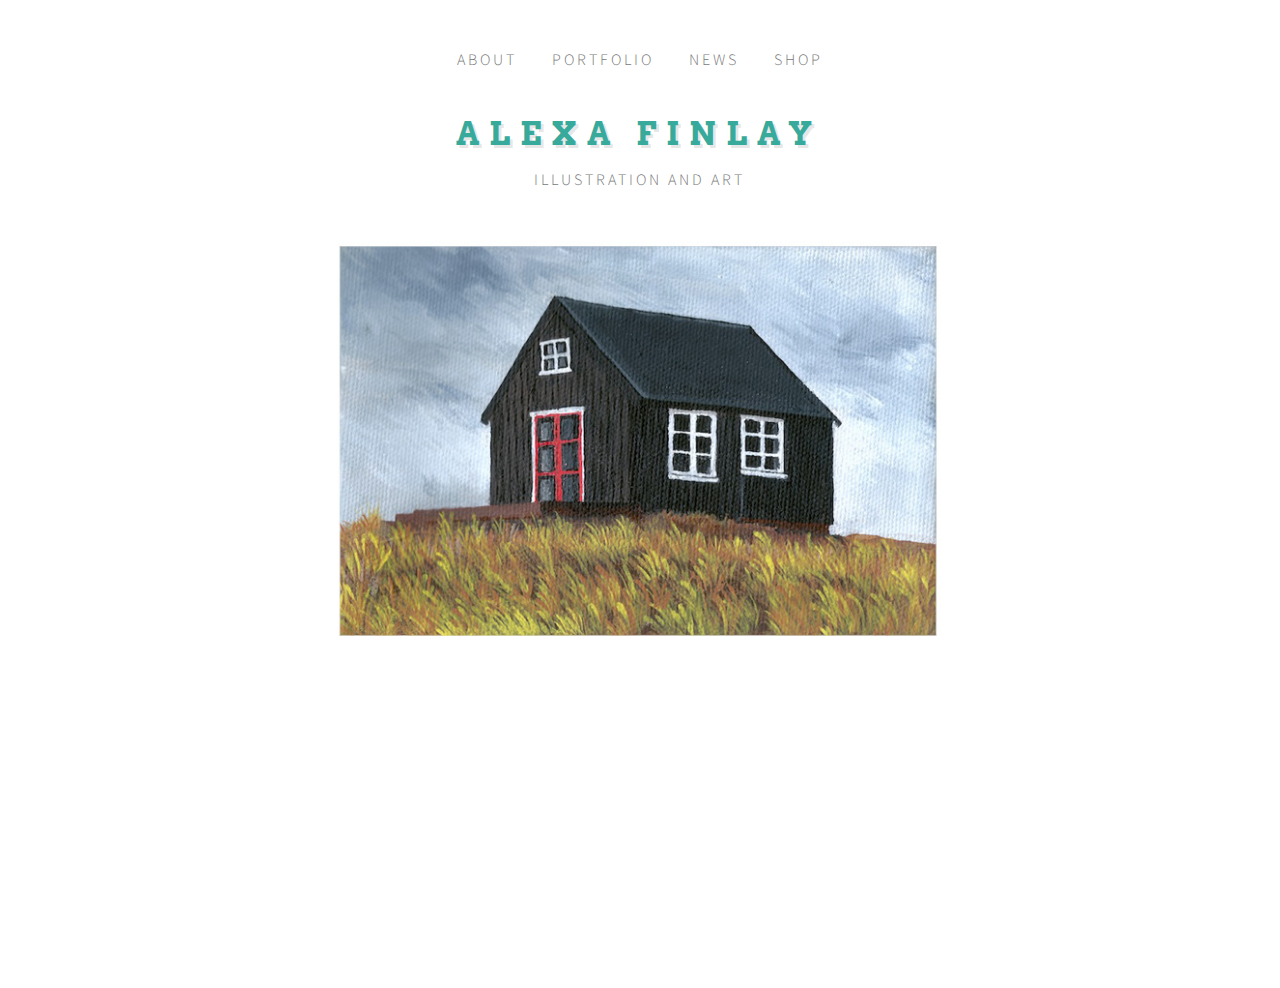
<file: index.html>
<!DOCTYPE html>
<html lang="en">
  <head>
      
    <meta http-equiv="content-type" content="text/html; charset=utf-8" />
<meta name="viewport" content="width=device-width">
      <meta name="description" content="Website of Alexa Finlay displays her art portfolio inspired by cityscapes, natural landscapes and flora and fauna of the San Francisco Bay Area and beyond. Includes upcoming events, info about the artist and contact details." />

      <link href='http://fonts.googleapis.com/css?family=Arvo:400,600,700' rel='stylesheet' type='text/css'>
      <link href='http://fonts.googleapis.com/css?family=Source+Sans+Pro:300,400' rel='stylesheet' type='text/css'>
    
      <link rel="stylesheet" href="css/style.css">

<script>
  (function(i,s,o,g,r,a,m){i['GoogleAnalyticsObject']=r;i[r]=i[r]||function(){
  (i[r].q=i[r].q||[]).push(arguments)},i[r].l=1*new Date();a=s.createElement(o),
  m=s.getElementsByTagName(o)[0];a.async=1;a.src=g;m.parentNode.insertBefore(a,m)
  })(window,document,'script','//www.google-analytics.com/analytics.js','ga');

  ga('create', 'UA-54459080-1', 'auto');
  ga('send', 'pageview');
</script>
      
<script src="js/CSSslidy.js"></script>

      
      
         <title>Alexa Finlay | Illustration and Art</title>
  
    </head>
  
<body>
  
        <center>
        <nav id="nav">
            <ul>
        <li><a href="about.html"><span>About</span></a></li>                      
        <li><a href="portfolio.html"><span>Portfolio</span></a></li>
        <li><a href="news.html"><span>News</span></a></li>
<!--          <li><a href="http://blog.alexafinlay.com"><span>Blog</span></a></li> -->
        <li><a href="shop.html"><span>Shop</span></a></li>        
            </ul>
        </nav>
        </center>
      
    <header>          
      <center>
        <a href="index.html"><h1>Alexa Finlay</h1></a>
        <p>Illustration and Art</p>
      </center>
    </header>
      
    <!--  <aside>
        <center>
        <img id="arrow-header" src="images/arrows-header-colored.png">
        </center>
      </aside>
 

-->
<main>    

<article>

<center>        
    
<div id="slidy-container">
 <figure id="slidy">
     
<img src="images/IcelandicCabin1-720w.jpg" alt="Icelandic Cabin Painting">
     <img src="images/BigSurNo1-600x.jpg">
     <img src="images/FlumeTrailMtJuneau.jpg" alt="Mt. Juneau near Flume Trail Stippling">
<img src="images/Flora-Three-720w.jpg" alt="Native Flora Line Art" >
     <img src="images/PetPortrait-Kato-600x.jpg">
     <img src="images/GoldenHills-600x.jpg" alt="Golden Hills Painting">
<img src="images/BearFlora-849x600.jpg" alt="Bear Flora">
     <img src="images/MontereyNo1-16Dec2014-600x.jpg">
     <img src="images/Blairs-720w-31Aug2014.jpg" alt="Blair's Restaurant on Rowena"> 
     <img src="images/AnoNuevoNo1-600x.jpg">
     <img src="images/Pelican-greenbg-390x600.jpg">
      <img src="images/Photo-SucculentGoldenrodHandAnatomy-cropped600x603.jpg">
<img src="images/Shafted-Whale-600x-whitebg.png" alt="Shafted Whale Illustration">
<img src="images/BCCoastline-720w.jpg" alt="British Columbia Coastline Stippling">
<img src="images/NatureClubandHydrologicCycle-720w.jpg" alt="Nature Club Logos and Hydrologic Cycle">

  </figure>
</div>

    
</center> 
    
</article>

</main>

 <footer>
    <!-- <a href="about.html"><p class="top">©<img src="images/finlay-mini.png" align="center"></a></p> -->
 </footer>
    
  </body>
    
</html>

<script>cssSlidy();</script>
</file>
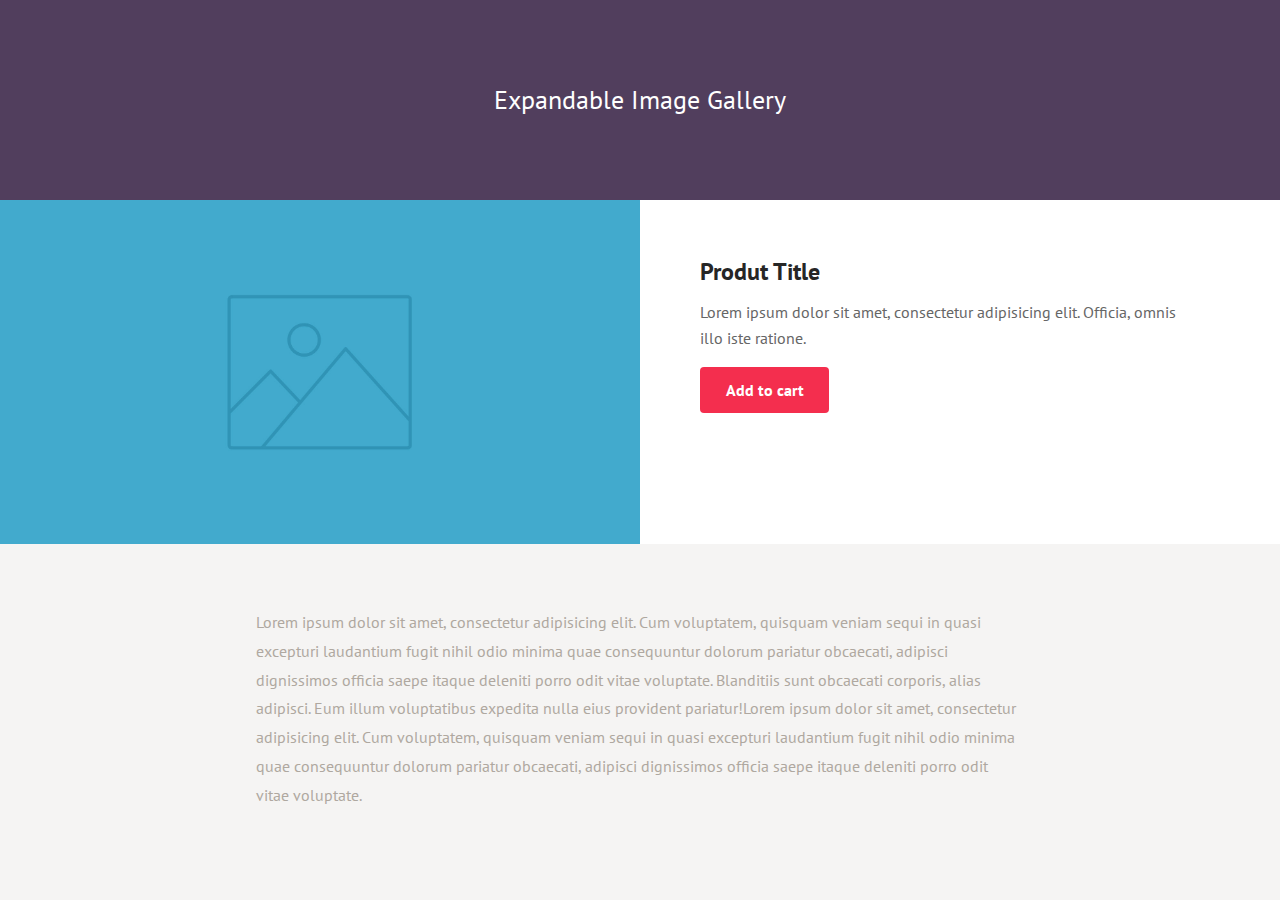
<file: expandable-image-gallery/index.html>
<!doctype html>
<html lang="en" class="no-js">
<head>
	<meta charset="UTF-8">
	<meta name="viewport" content="width=device-width, initial-scale=1">

	<link href='http://fonts.googleapis.com/css?family=PT+Sans:400,700' rel='stylesheet' type='text/css'>

	<link rel="stylesheet" href="css/reset.css"> <!-- CSS reset -->
	<link rel="stylesheet" href="css/style.css"> <!-- Resource style -->
	<script src="js/modernizr.js"></script> <!-- Modernizr -->
  	
	<title>Expandable Image Gallery | Codyhouse</title>
</head>
<body>
	<header>
		<h1>Expandable Image Gallery</h1>
	</header>

	<section class="cd-single-item">
		<div class="cd-slider-wrapper">
			<ul class="cd-slider">
				<li class="selected"><img src="img/img-1.jpg" alt="Product Image 1"></li>
				<li><img src="img/img-2.jpg" alt="Product Image 1"></li>
				<li><img src="img/img-3.jpg" alt="Product Image 2"></li>
			</ul> <!-- cd-slider -->

			<ul class="cd-slider-navigation">
				<li><a href="#0" class="cd-prev inactive">Next</a></li>
				<li><a href="#0" class="cd-next">Prev</a></li>
			</ul> <!-- cd-slider-navigation -->

			<a href="#0" class="cd-close">Close</a>
		</div> <!-- cd-slider-wrapper -->

		<div class="cd-item-info">
			<h2>Produt Title</h2>

			<p>Lorem ipsum dolor sit amet, consectetur adipisicing elit. Officia, omnis illo iste ratione.</p>

			<button class="add-to-cart">Add to cart</button>						
		</div> <!-- cd-item-info -->
	</section> <!-- cd-single-item -->

	<section class="cd-content">
		<p>
			Lorem ipsum dolor sit amet, consectetur adipisicing elit. Cum voluptatem, quisquam veniam sequi in quasi excepturi laudantium fugit nihil odio minima quae consequuntur dolorum pariatur obcaecati, adipisci dignissimos officia saepe itaque deleniti porro odit vitae voluptate. Blanditiis sunt obcaecati corporis, alias adipisci. Eum illum voluptatibus expedita nulla eius provident pariatur!Lorem ipsum dolor sit amet, consectetur adipisicing elit. Cum voluptatem, quisquam veniam sequi in quasi excepturi laudantium fugit nihil odio minima quae consequuntur dolorum pariatur obcaecati, adipisci dignissimos officia saepe itaque deleniti porro odit vitae voluptate.
		</p>
	</section>
	
<script src="js/jquery-2.1.1.js"></script>
<script src="js/jquery.mobile.min.js"></script>
<script src="js/main.js"></script> <!-- Resource jQuery -->
</body>
</html>
</file>
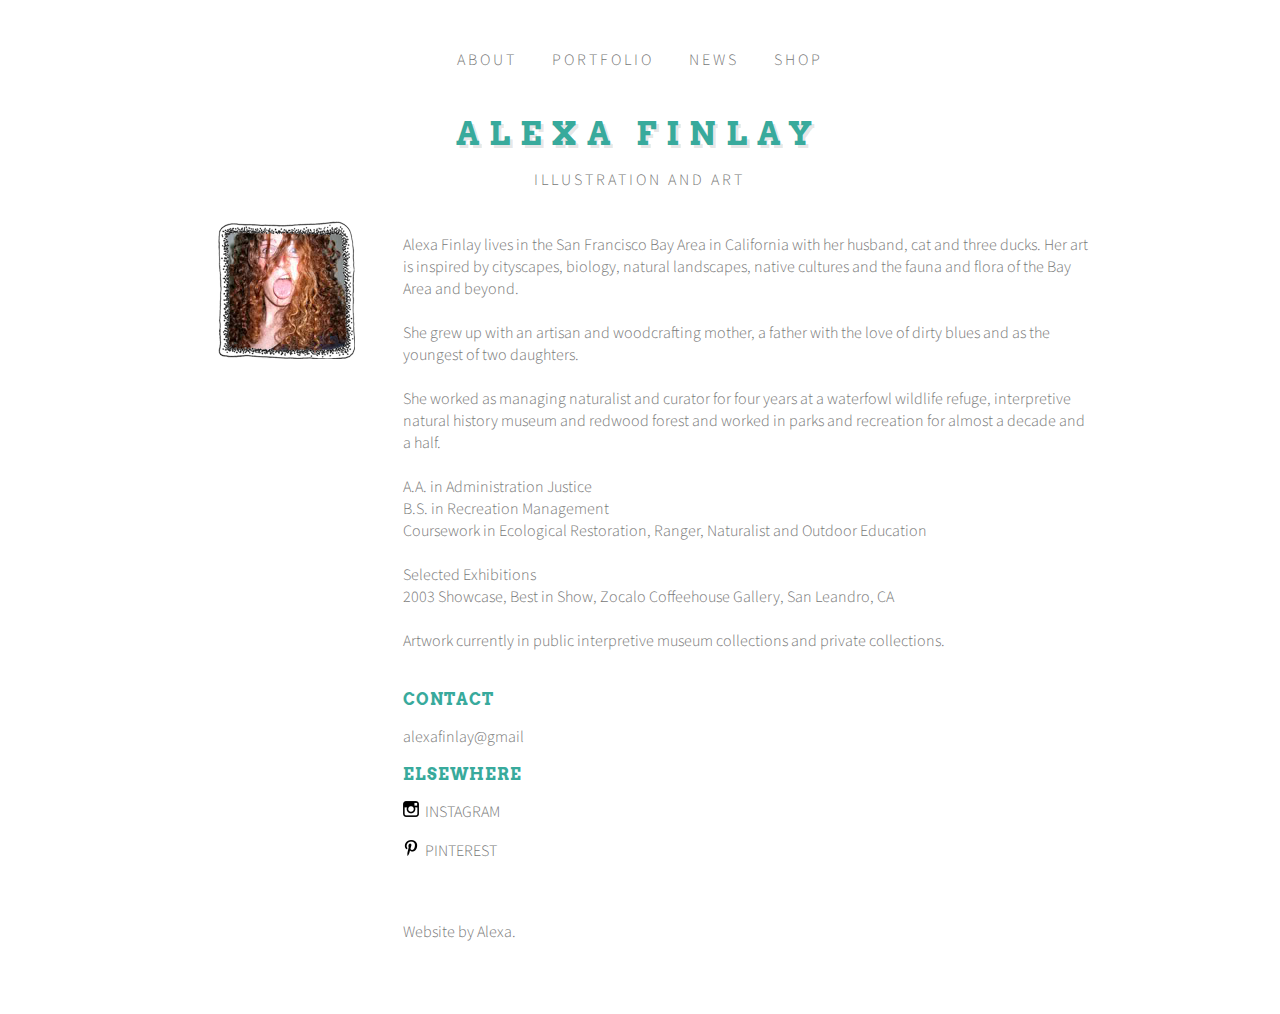
<file: about.html>
<!DOCTYPE html>
<html lang="en">
  <head>
      
    <meta http-equiv="content-type" content="text/html; charset=utf-8" />
<meta name="viewport" content="width=device-width">
      <meta name="description" content="Website of Alexa Finlay displays her art portfolio inspired by cityscapes, natural landscapes and flora and fauna of the San Francisco Bay Area and beyond. Includes upcoming events, info about the artist and contact details." />

      <link href='http://fonts.googleapis.com/css?family=Arvo:400,600,700' rel='stylesheet' type='text/css'>
      <link href='http://fonts.googleapis.com/css?family=Source+Sans+Pro:300,400' rel='stylesheet' type='text/css'>
    
      <link rel="stylesheet" href="css/style.css">
      
<script>
  (function(i,s,o,g,r,a,m){i['GoogleAnalyticsObject']=r;i[r]=i[r]||function(){
  (i[r].q=i[r].q||[]).push(arguments)},i[r].l=1*new Date();a=s.createElement(o),
  m=s.getElementsByTagName(o)[0];a.async=1;a.src=g;m.parentNode.insertBefore(a,m)
  })(window,document,'script','//www.google-analytics.com/analytics.js','ga');

  ga('create', 'UA-54459080-1', 'auto');
  ga('send', 'pageview');
</script>
      
        <title>Alexa Finlay | Illustration and Art</title>
  
    </head>
  
<body>
  
        <center>
        <nav id="nav">
            <ul>
        <li><a href="about.html"><span>About</span></a></li>                           
        <li><a href="portfolio.html"><span>Portfolio</span></a></li>
        <li><a href="news.html"><span>News</span></a></li>
<!--          <li><a href="http://blog.alexafinlay.com"><span>Blog</span></a></li> -->
        <li><a href="shop.html"><span>Shop</span></a></li>      
            </ul>

        </nav>
        </center>
      
    <header>          
      <center>
        <a href="index.html"><h1>Alexa Finlay</h1></a>
        <p>Illustration and Art</p>
      </center>
    </header>
      
    <!--
      <aside>
        <center>
        <img id="arrow-header" src="images/arrows-header-colored.png">
        </center>
      </aside>
 -->
 
<main>    
     
      <aside id="av">
        <center>
            <img id="avatar" src="images/av-frame.png" alt="Photo: Alexa">
        </center>
      </aside>
     
      <article>
          
          <p>Alexa Finlay lives in the San Francisco Bay Area in California with her husband, cat and three ducks. Her art is inspired by cityscapes, biology, natural landscapes, native cultures and the fauna and flora of the Bay Area and beyond.
<br><br>
                            She grew up with an artisan and woodcrafting mother, a father with the love of dirty blues and as the youngest of two daughters.
                  <br><br>
She worked as managing naturalist and curator for four years at a waterfowl wildlife refuge, interpretive natural history museum and redwood forest and worked in parks and recreation for almost a decade and a half.
          
              <br><br>
              A.A. in Administration Justice<br>
              B.S. in Recreation Management<br>
              Coursework in Ecological Restoration, Ranger, Naturalist and Outdoor Education
              <br><br>
              Selected Exhibitions<br>
              2003 Showcase, Best in Show, Zocalo Coffeehouse Gallery, San Leandro, CA
              <br>
              <br>
              Artwork currently in public interpretive museum collections and private collections.<br><br>
          </p>
          
    <p class="choose">Contact</p>
          <p id="contact">
            <a href="mailto:alexafinlay@gmail.com">alexafinlay@gmail</a>            
            <br>
          </p>
    
    <p class="choose">Elsewhere</p>
          <p id="contact">
            <a href="http://www.instagram.com/alexafinlay" target="_blank" alt="Instagram">
             <img src="images/instagram.png" alt="Instagram Logo">&nbsp; INSTAGRAM</a>  
          <p>
            <a href="http://www.pinterest.com/alexafinlay" target="_blank" alt="Pinterest">
                <img src="images/pinterest.png" alt="Pinterest Logo">&nbsp; PINTEREST</a>
             <!-- <a href="http://www.behance.net/alexafinlay" target="_blank">
                  <img src="images/behance.png" alt="Behance Logo"></a> -->
          </p>      
          <br>
         <p>Website by Alexa.</p>
   
    </article>
    
 </main>
          
  <footer>
    <!-- <a href="about.html"><p class="top">©<img src="images/finlay-mini.png" align="center"></a></p> -->
 </footer>
    
  </body>
    
</html>
</file>
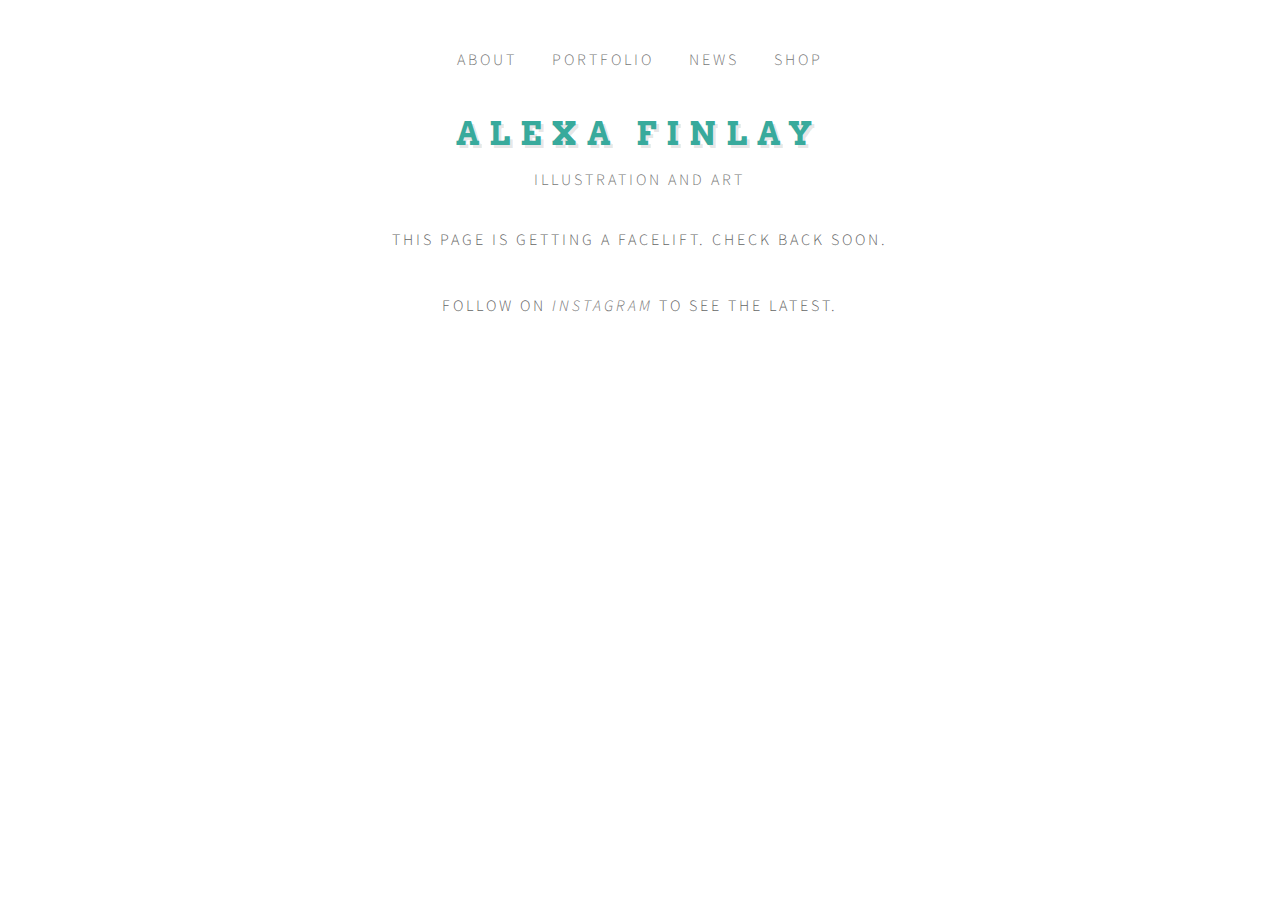
<file: news.html>
<!DOCTYPE html>
<html lang="en">
  <head>
      
    <meta http-equiv="content-type" content="text/html; charset=utf-8" />
<meta name="viewport" content="width=device-width">
      <meta name="description" content="Website of Alexa Finlay displays her art portfolio inspired by cityscapes, natural landscapes and flora and fauna of the San Francisco Bay Area and beyond. Includes upcoming events, info about the artist and contact details." />

      <link href='http://fonts.googleapis.com/css?family=Arvo:400,600,700' rel='stylesheet' type='text/css'>
      <link href='http://fonts.googleapis.com/css?family=Source+Sans+Pro:300,400' rel='stylesheet' type='text/css'>
    
      <link rel="stylesheet" href="css/style.css">
      
<script>
  (function(i,s,o,g,r,a,m){i['GoogleAnalyticsObject']=r;i[r]=i[r]||function(){
  (i[r].q=i[r].q||[]).push(arguments)},i[r].l=1*new Date();a=s.createElement(o),
  m=s.getElementsByTagName(o)[0];a.async=1;a.src=g;m.parentNode.insertBefore(a,m)
  })(window,document,'script','//www.google-analytics.com/analytics.js','ga');

  ga('create', 'UA-54459080-1', 'auto');
  ga('send', 'pageview');
</script>
      
        <title>Alexa Finlay | Illustration and Art</title>
  
    </head>
  
<body>
  
        <center>
        <nav id="nav">
            <ul>
        <li><a href="about.html"><span>About</span></a></li>                           
        <li><a href="portfolio.html"><span>Portfolio</span></a></li>
        <li><a href="news.html"><span>News</span></a></li>
<!--          <li><a href="http://blog.alexafinlay.com"><span>Blog</span></a></li> -->
        <li><a href="shop.html"><span>Shop</span></a></li>      
            </ul>

        </nav>
        </center>
      
    <header>          
      <center>
        <a href="index.html"><h1>Alexa Finlay</h1></a>
        <p>Illustration and Art</p>
      </center>
    </header>
      

 <center>
<main>    
  
   <p class="top">
        This page is getting a facelift. Check back soon.
      <br><br><br>
       Follow on <a href="http://www.instagram.com/alexafinlay"><i>Instagram</i></a> to see the latest.<br><br>
       
       <!-- SnapWidget -->
<script src="http://snapwidget.com/js/snapwidget.js"></script>
<iframe src="http://snapwidget.com/in/?u=YWxleGFmaW5sYXl8aW58MTUwfDR8MnxmZmZ8bm98NXxub25lfG9uU3RhcnR8bm98eWVz&ve=171214" title="Instagram Widget" class="snapwidget-widget" allowTransparency="true" frameborder="0" scrolling="no" style="border:none; overflow:hidden; width:80%;"></iframe>
       <br><br><br>
       
   </p>

    
 </main>
     </center>
          
  <footer>
    <!-- <a href="about.html"><p class="top">©<img src="images/finlay-mini.png" align="center"></a></p> -->
 </footer>
    
  </body>
    
</html>
</file>
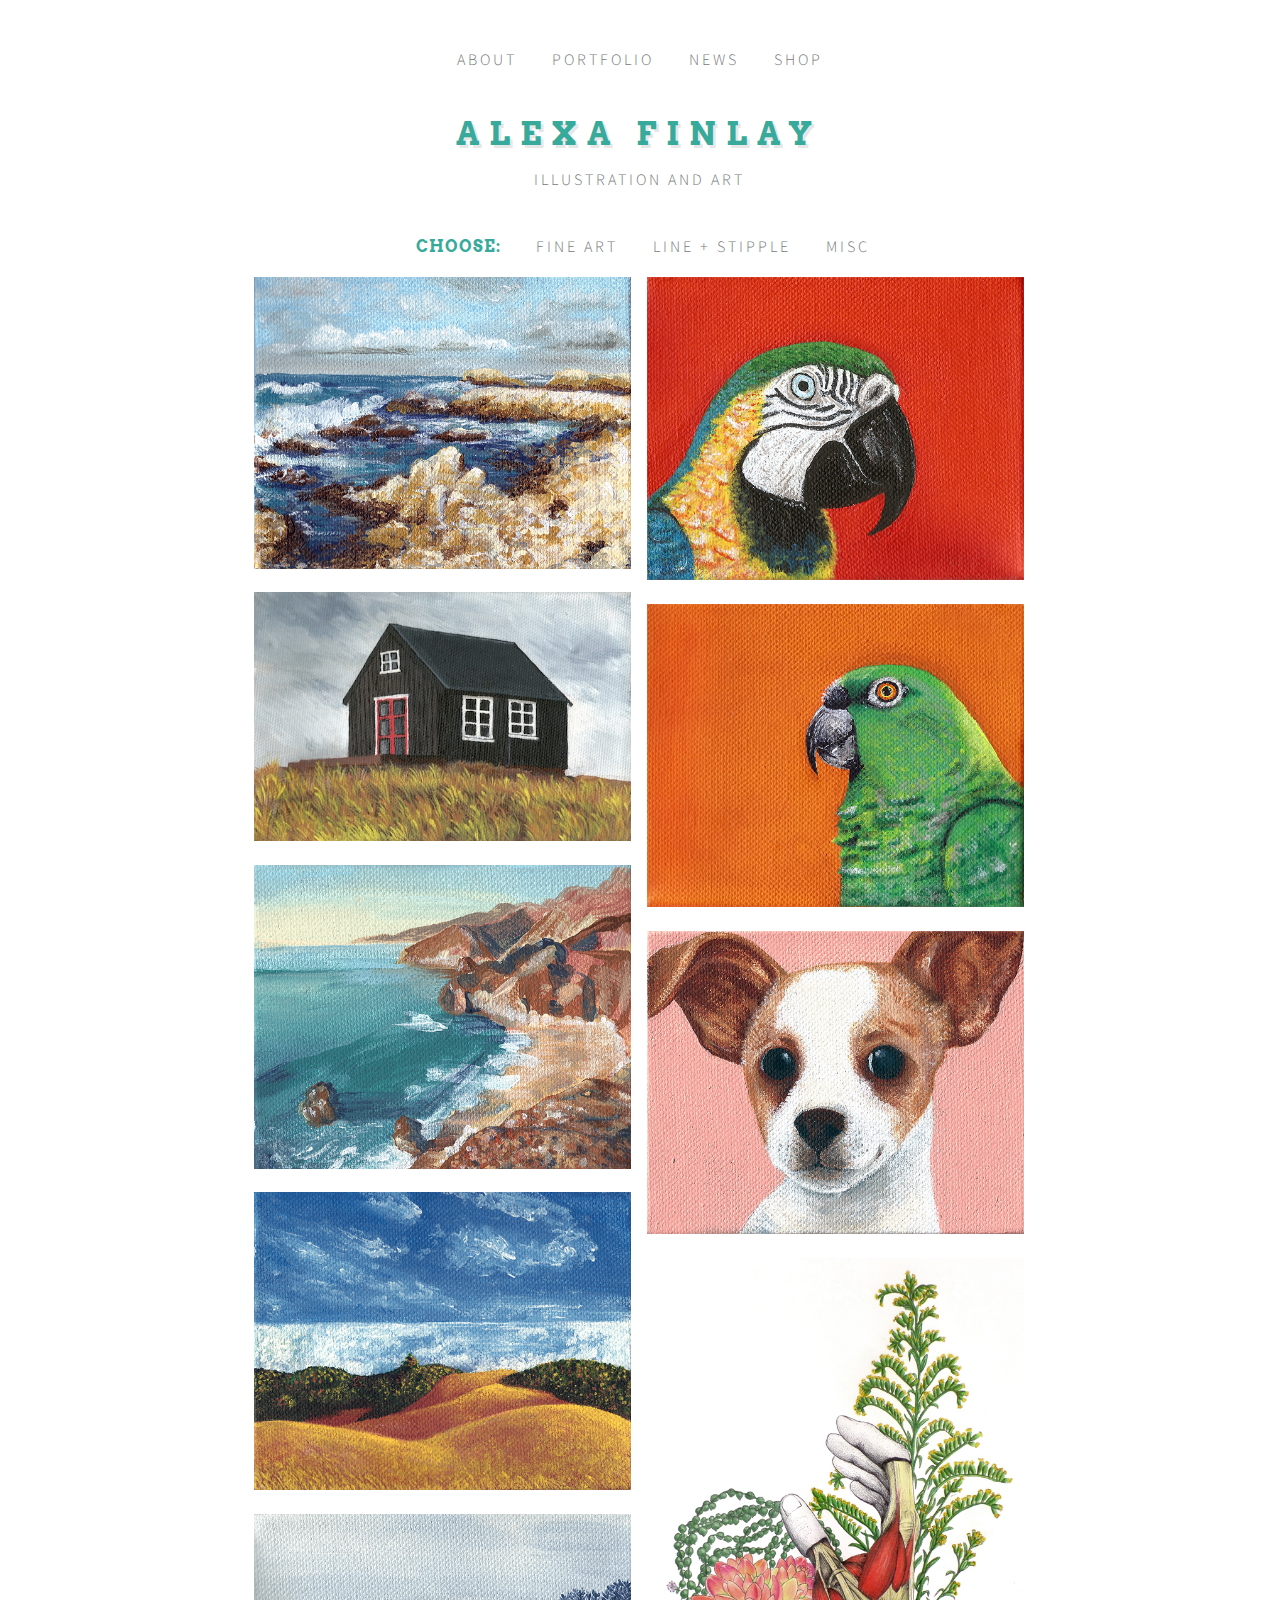
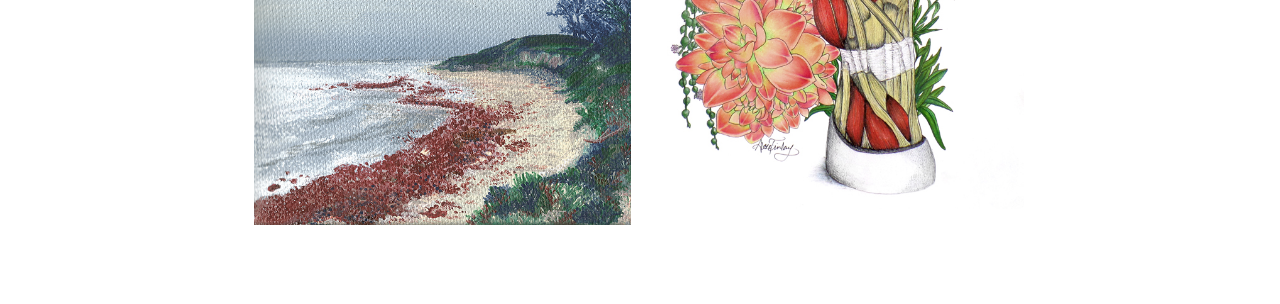
<file: portfolio-fine.html>
<!DOCTYPE html>
<html lang="en">
  <head>
      
    <meta http-equiv="content-type" content="text/html; charset=utf-8" />
<meta name="viewport" content="width=device-width">
      <meta name="description" content="Website of Alexa Finlay displays her art portfolio inspired by cityscapes, natural landscapes and flora and fauna of the San Francisco Bay Area and beyond. Includes upcoming events, info about the artist and contact details." />

      <link href='http://fonts.googleapis.com/css?family=Arvo:400,600,700' rel='stylesheet' type='text/css'>
      <link href='http://fonts.googleapis.com/css?family=Source+Sans+Pro:300,400' rel='stylesheet' type='text/css'>
    
      <link rel="stylesheet" href="css/style.css">
      
<script>
  (function(i,s,o,g,r,a,m){i['GoogleAnalyticsObject']=r;i[r]=i[r]||function(){
  (i[r].q=i[r].q||[]).push(arguments)},i[r].l=1*new Date();a=s.createElement(o),
  m=s.getElementsByTagName(o)[0];a.async=1;a.src=g;m.parentNode.insertBefore(a,m)
  })(window,document,'script','//www.google-analytics.com/analytics.js','ga');

  ga('create', 'UA-54459080-1', 'auto');
  ga('send', 'pageview');
</script>
      
        <title>Alexa Finlay | Illustration and Art</title>
  
    </head>
  
<body>
  
        <center>
        <nav id="nav">
            <ul>
        <li><a href="about.html"><span>About</span></a></li>                           
        <li><a href="portfolio.html"><span>Portfolio</span></a></li>
        <li><a href="news.html"><span>News</span></a></li>
<!--          <li><a href="http://blog.alexafinlay.com"><span>Blog</span></a></li> -->
        <li><a href="shop.html"><span>Shop</span></a></li>      
            </ul>

        </nav>
        </center>
      
    <header>          
      <center>
        <a href="index.html"><h1>Alexa Finlay</h1></a>
       <p>Illustration and Art</p>
      </center>
    </header>
      
    <!--
      <aside>
        <center>
        <img id="arrow-header" src="images/arrows-header-colored.png">
        </center>
      </aside>
 -->
 
<main>    

<article>
<center> 
         <div id="nav-port">
       <ul>
          <li class="choose">CHOOSE:</li>

            <li><a href="portfolio-fine.html"><span>FINE ART</span></a></li>
            <li><a href="portfolio-line.html"><span>LINE + STIPPLE</span></a></li>       
            <li><a href="portfolio-misc.html"><span>MISC</span></a></li>
      </ul>
        </div>  
    
    <figure class="two-wide">
       
<img src="images/MontereyNo1-16Dec2014-600x.jpg" alt="Monterey No. 1">
<img src="images/IcelandCabin-600x.jpg" alt="Iceland Cabin No. 1">
<img src="images/BigSurNo1-600x.jpg" alt="Big Sur No. 1">
<img src="images/GoldenHills-600x-.jpg" alt="Golden Hills Painting">
<img src="images/AnoNuevoNo1-600x.jpg" alt="Año Nuevo No. 1">
<img src="images/PetPortrait-Kato-600x.jpg" alt="Pet Painting - Kato">
<img src="images/PetPortrait-Tori-600x.jpg" alt="Pet Painting - Tori"> 
<img src="images/PetPainting-Rookie-600x.jpg" alt="Pet Painting - Rookie">
<img src="images/Photo-SucculentGoldenrodHandAnatomy-cropped-600px.jpg" alt="Anatomy">

        
<!-- <img src="images/Lion-AlexaFinlay.jpg" alt="Artwork: Lion by Alexa Finlay"> -->

          
 
    </figure>

    
</center> 
</article>

</main>

<footer>
    <!-- <a href="about.html"><p class="top">©<img src="images/finlay-mini.png" align="center"></a></p> -->
 </footer>
    
  </body>
    
</html>
</file>
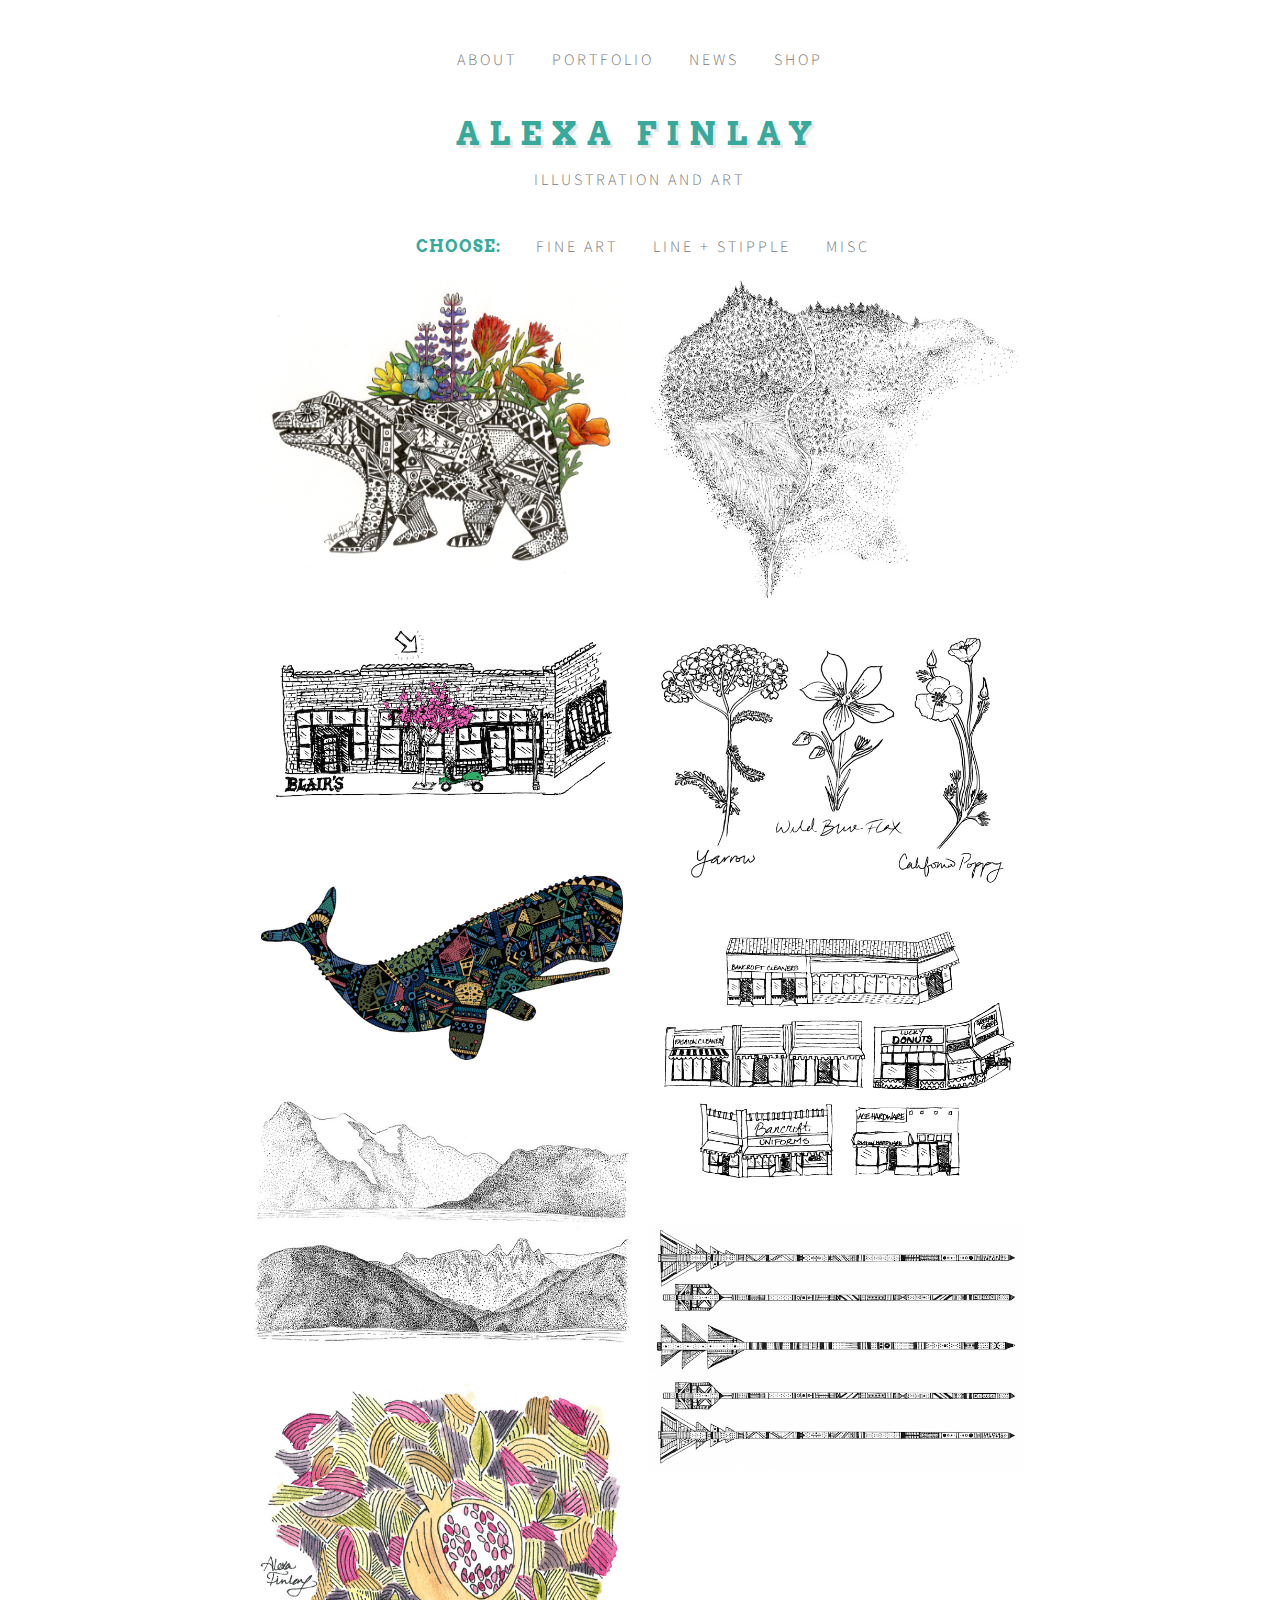
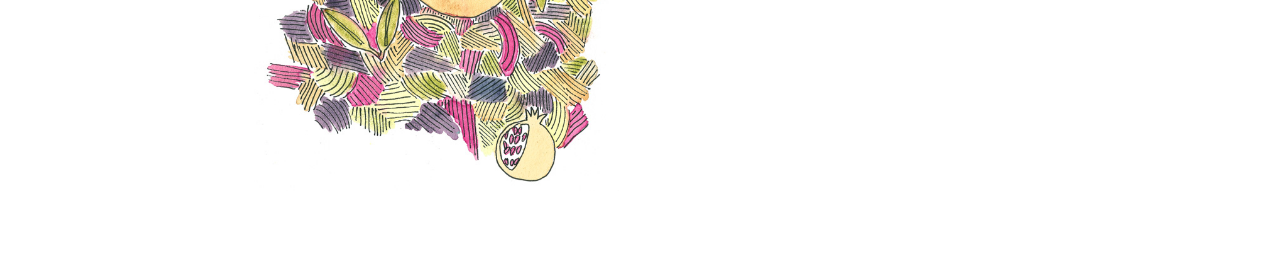
<file: portfolio-line.html>
<!DOCTYPE html>
<html lang="en">
  <head>
      
    <meta http-equiv="content-type" content="text/html; charset=utf-8" />
<meta name="viewport" content="width=device-width">
      <meta name="description" content="Website of Alexa Finlay displays her art portfolio inspired by cityscapes, natural landscapes and flora and fauna of the San Francisco Bay Area and beyond. Includes upcoming events, info about the artist and contact details." />

      <link href='http://fonts.googleapis.com/css?family=Arvo:400,600,700' rel='stylesheet' type='text/css'>
      <link href='http://fonts.googleapis.com/css?family=Source+Sans+Pro:300,400' rel='stylesheet' type='text/css'>
    
      <link rel="stylesheet" href="css/style.css">
      
<script>
  (function(i,s,o,g,r,a,m){i['GoogleAnalyticsObject']=r;i[r]=i[r]||function(){
  (i[r].q=i[r].q||[]).push(arguments)},i[r].l=1*new Date();a=s.createElement(o),
  m=s.getElementsByTagName(o)[0];a.async=1;a.src=g;m.parentNode.insertBefore(a,m)
  })(window,document,'script','//www.google-analytics.com/analytics.js','ga');

  ga('create', 'UA-54459080-1', 'auto');
  ga('send', 'pageview');
</script>
      
      <title>Alexa Finlay | Illustration and Art</title>
  
    </head>
  
<body>
  
        <center>
        <nav id="nav">
            <ul>
        <li><a href="about.html"><span>About</span></a></li>                           
        <li><a href="portfolio.html"><span>Portfolio</span></a></li>
        <li><a href="news.html"><span>News</span></a></li>
<!--          <li><a href="http://blog.alexafinlay.com"><span>Blog</span></a></li> -->
        <li><a href="shop.html"><span>Shop</span></a></li>      
            </ul>

        </nav>
        </center>
      
    <header>          
      <center>
        <a href="index.html"><h1>Alexa Finlay</h1></a>
       <p>Illustration and Art</p>
      </center>
    </header>
      
    <!--
      <aside>
        <center>
        </center>
      </aside>
 -->
 
<main>    

<article>
<center> 
         <div id="nav-port">
       <ul>
          <li class="choose">CHOOSE:</li>

            <li><a href="portfolio-fine.html"><span>FINE ART</span></a></li>
            <li><a href="portfolio-line.html"><span>LINE + STIPPLE</span></a></li>       
            <li><a href="portfolio-misc.html"><span>MISC</span></a></li>
      </ul>
        </div>  
    
    <figure class="two-wide">
<img src="images/BearFlora-849x600.jpg" alt="Bear Flora">
<img src="images/Blairs-720w-31Aug2014.jpg" alt="Artwork: Blair's Restaurant on Rowena">   
<img src="images/Shafted-Whale-600x-whitebg.png" alt="Shafted Whale">
<img src="images/BCCoastline-720w.jpg">
<img src="images/teapaint-pompattern-600x649.jpg" alt="Tea and Plant Dye Watercolor - Pomegranate Pattern">
<img src="images/FlumeTrailMtJuneau-trimmed.jpg">
<img src="images/Flora-Three-720w.jpg" alt="Artwork: Native Flora">
<img src="images/DuttonXBancroft-WIP-720w.jpg" alt="Artwork: WIP SketchTown Dutton x Bancroft">
<img src="images/Shafted-Mobile-AlexaFinlay-horiz.jpg" alt="Illustration: Shafted">





    </figure>

</center> 
    
</article>

</main>

  <footer>
    <!-- <a href="about.html"><p class="top">©<img src="images/finlay-mini.png" align="center"></a></p> -->
 </footer>
    
  </body>
    
</html>
</file>
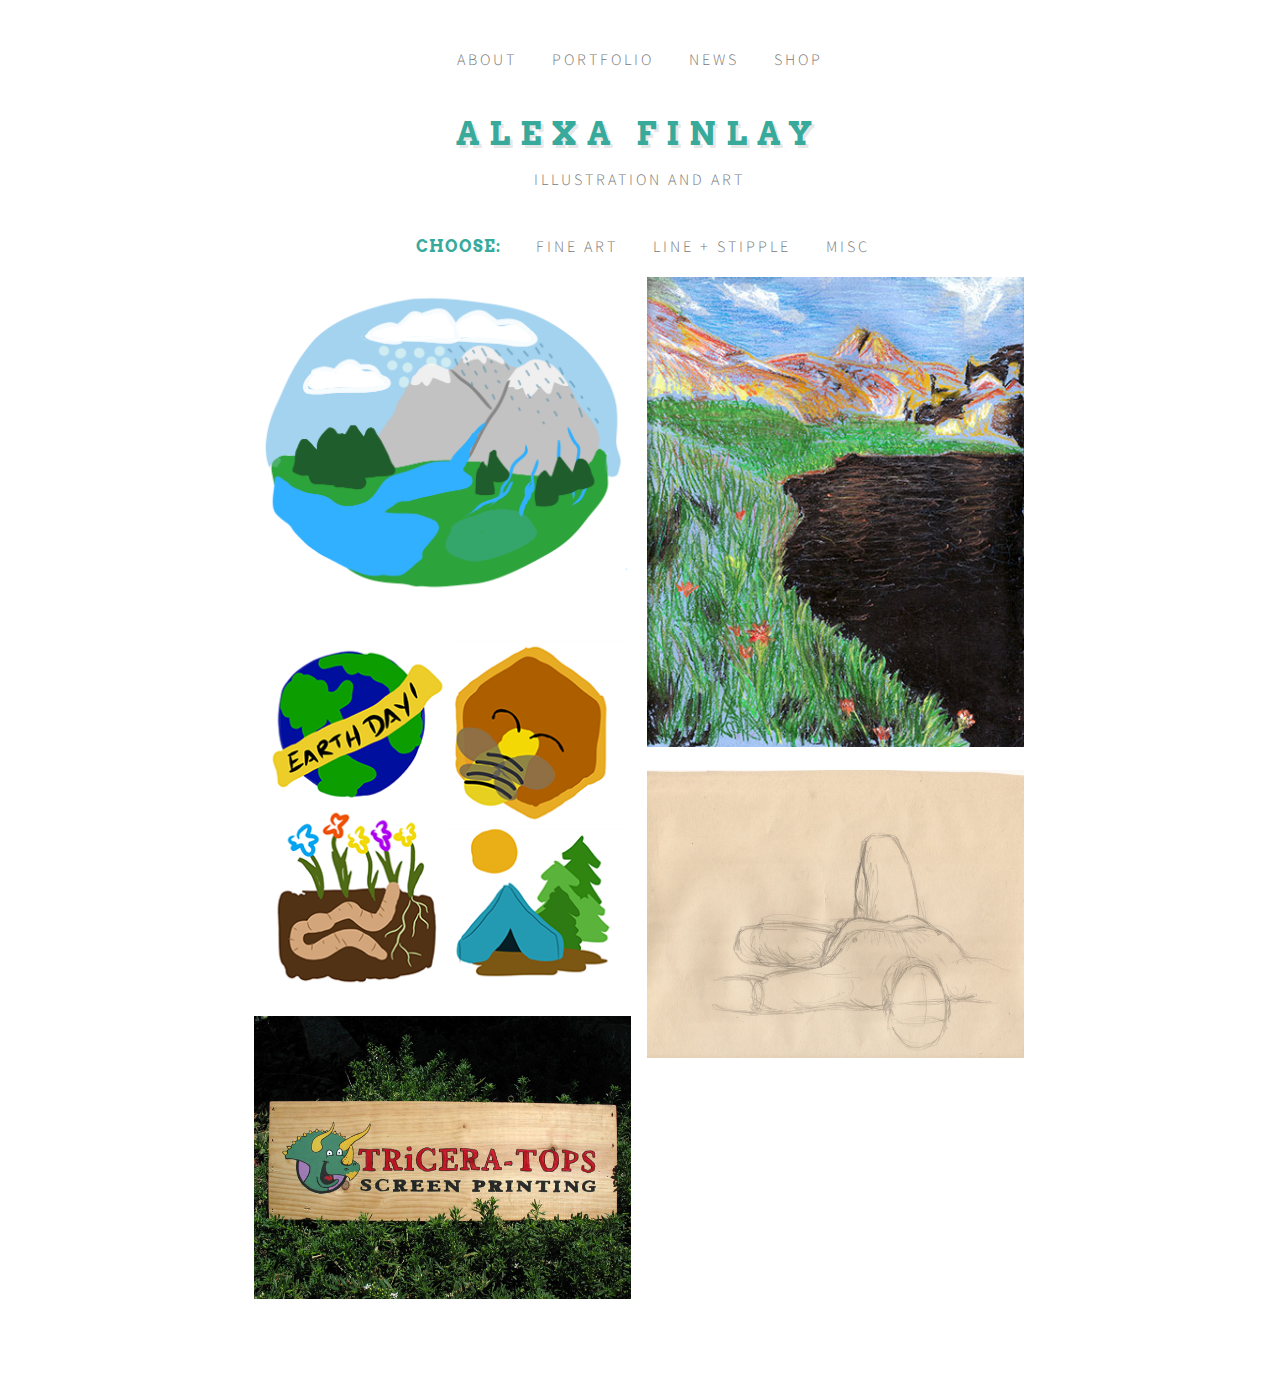
<file: portfolio-misc.html>
<!DOCTYPE html>
<html lang="en">
  <head>
      
    <meta http-equiv="content-type" content="text/html; charset=utf-8" />
<meta name="viewport" content="width=device-width">
      <meta name="description" content="Website of Alexa Finlay displays her art portfolio inspired by cityscapes, natural landscapes and flora and fauna of the San Francisco Bay Area and beyond. Includes upcoming events, info about the artist and contact details." />

      <link href='http://fonts.googleapis.com/css?family=Arvo:400,600,700' rel='stylesheet' type='text/css'>
      <link href='http://fonts.googleapis.com/css?family=Source+Sans+Pro:300,400' rel='stylesheet' type='text/css'>
    
      <link rel="stylesheet" href="css/style.css">
      
<script>
  (function(i,s,o,g,r,a,m){i['GoogleAnalyticsObject']=r;i[r]=i[r]||function(){
  (i[r].q=i[r].q||[]).push(arguments)},i[r].l=1*new Date();a=s.createElement(o),
  m=s.getElementsByTagName(o)[0];a.async=1;a.src=g;m.parentNode.insertBefore(a,m)
  })(window,document,'script','//www.google-analytics.com/analytics.js','ga');

  ga('create', 'UA-54459080-1', 'auto');
  ga('send', 'pageview');
</script>
      
        <title>Alexa Finlay | Illustration and Art</title>
  
    </head>
  
<body>
  
        <center>
        <nav id="nav">
            <ul>
        <li><a href="about.html"><span>About</span></a></li>                           
        <li><a href="portfolio.html"><span>Portfolio</span></a></li>
          <li><a href="news.html"><span>News</span></a></li>
<!--          <li><a href="http://blog.alexafinlay.com"><span>Blog</span></a></li> -->
        <li><a href="shop.html"><span>Shop</span></a></li>      
            </ul>
        </nav>
        </center>
      
    <header>          
      <center>
        <a href="index.html"><h1>Alexa Finlay</h1></a>
       <p>Illustration and Art</p>
      </center>
    </header>
      
    <!--
      <aside>
        <center>
        <img id="arrow-header" src="images/arrows-header-colored.png">
        </center>
      </aside>
 -->
 
<main>    

<article>
<center> 
         <div id="nav-port">
       <ul>
          <li class="choose">CHOOSE:</li>

            <li><a href="portfolio-fine.html"><span>FINE ART</span></a></li>
            <li><a href="portfolio-line.html"><span>LINE + STIPPLE</span></a></li>       
            <li><a href="portfolio-misc.html"><span>MISC</span></a></li>
      </ul>
        </div>  
    
    <figure class="two-wide">
        <img src="images/HydrologicCycle-AlexaFinlay.png">
        <img src="images/NatureClubLogos-AlexaFinlay.png">
        <img src="images/TriceraTopsSign%20copy.jpg">
       <img src="images/Landscape.jpg">
        <img src="images/NudeSketch-Male.jpg">
    
    

    </figure>
    
    
    </figure>

</center> 
    
</article>

</main>

 <footer>
    <!-- <a href="about.html"><p class="top">©<img src="images/finlay-mini.png" align="center"></a></p> -->
 </footer>
    
  </body>
    
</html>
</file>
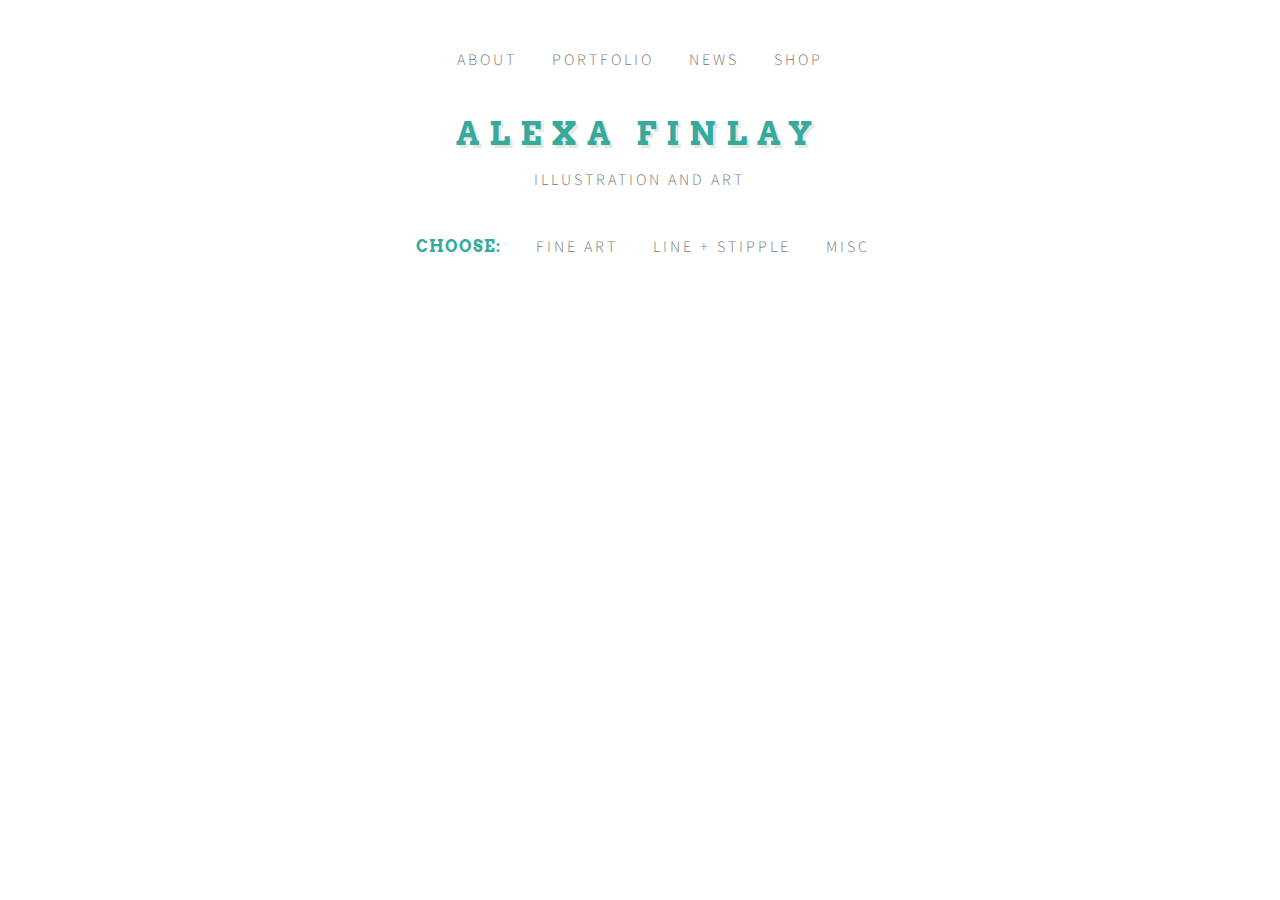
<file: portfolio.html>
<!DOCTYPE html>
<html lang="en">
  <head>
      
    <meta http-equiv="content-type" content="text/html; charset=utf-8" />
<meta name="viewport" content="width=device-width">
      <meta name="description" content="Website of Alexa Finlay displays her art portfolio inspired by cityscapes, natural landscapes and flora and fauna of the San Francisco Bay Area and beyond. Includes upcoming events, info about the artist and contact details." />

      <link href='http://fonts.googleapis.com/css?family=Arvo:400,600,700' rel='stylesheet' type='text/css'>
      <link href='http://fonts.googleapis.com/css?family=Source+Sans+Pro:300,400' rel='stylesheet' type='text/css'>
    
      <link rel="stylesheet" href="css/style.css">
      
<script>
  (function(i,s,o,g,r,a,m){i['GoogleAnalyticsObject']=r;i[r]=i[r]||function(){
  (i[r].q=i[r].q||[]).push(arguments)},i[r].l=1*new Date();a=s.createElement(o),
  m=s.getElementsByTagName(o)[0];a.async=1;a.src=g;m.parentNode.insertBefore(a,m)
  })(window,document,'script','//www.google-analytics.com/analytics.js','ga');

  ga('create', 'UA-54459080-1', 'auto');
  ga('send', 'pageview');
</script>
      
<script src="js/CSSslidy.js"></script>

      
        <title>Alexa Finlay | Illustration and Art</title>
  
    </head>
    
<body>
  
        <center>
        <nav id="nav">
            <ul>
        <li><a href="about.html"><span>About</span></a></li>                           
        <li><a href="portfolio.html"><span>Portfolio</span></a></li>
        <li><a href="news.html"><span>News</span></a></li>
<!--          <li><a href="http://blog.alexafinlay.com"><span>Blog</span></a></li> -->
        <li><a href="shop.html"><span>Shop</span></a></li>      
            </ul>

        </nav>
        </center>
      
    <header>          
      <center>
        <a href="index.html"><h1>Alexa Finlay</h1></a>
        <p>Illustration and Art</p>
      </center>
    </header> 
    
    <!--
      <aside>
        <center>
        </center>
      </aside>
 -->
    
<main>    

<article>
        <center>     
         <div id="nav-port">
       <ul>
          <li class="choose">CHOOSE:</li>

            <li><a href="portfolio-fine.html"><span>FINE ART</span></a></li>
            <li><a href="portfolio-line.html"><span>LINE + STIPPLE</span></a></li>       
            <li><a href="portfolio-misc.html"><span>MISC</span></a></li>
      </ul>
        </div>  

</center> 
    
    </article>

    </main>

 <footer>
    <!-- <a href="about.html"><p class="top">©<img src="images/finlay-mini.png" align="center"></a></p> -->
 </footer>
    
  </body>
    
</html>

<script>cssSlidy();</script>
</file>
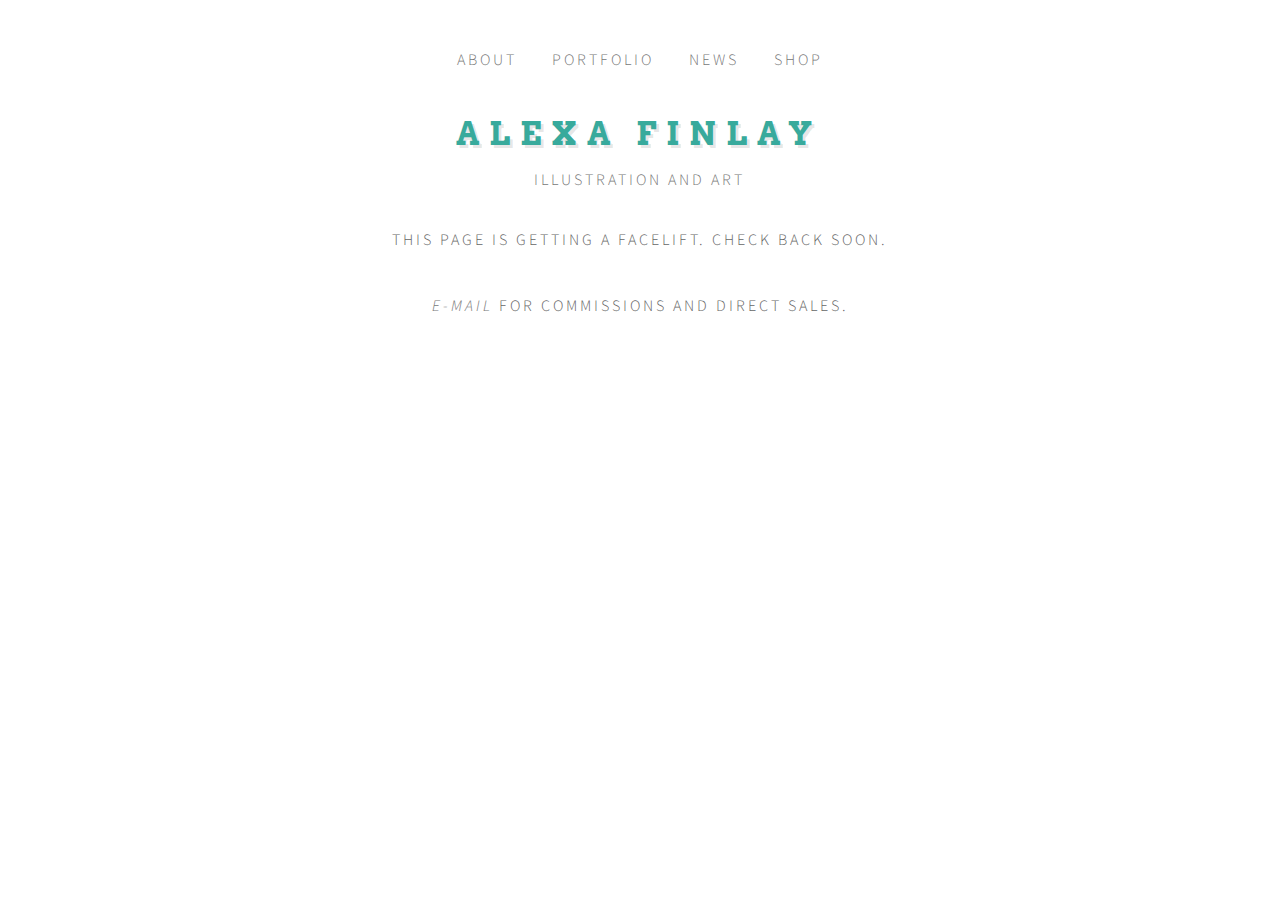
<file: shop.html>
<!DOCTYPE html>
<html lang="en">
  <head>
      
    <meta http-equiv="content-type" content="text/html; charset=utf-8" />
<meta name="viewport" content="width=device-width">
      <meta name="description" content="Website of Alexa Finlay displays her art portfolio inspired by cityscapes, natural landscapes and flora and fauna of the San Francisco Bay Area and beyond. Includes upcoming events, info about the artist and contact details." />

      <link href='http://fonts.googleapis.com/css?family=Arvo:400,600,700' rel='stylesheet' type='text/css'>
      <link href='http://fonts.googleapis.com/css?family=Source+Sans+Pro:300,400' rel='stylesheet' type='text/css'>
    
      <link rel="stylesheet" href="css/style.css">
      
      <style></style>
      
        <title>Alexa Finlay | Illustration and Art</title>
  
    </head>
  
<body>
  
        <center>
        <nav id="nav">
            <ul>
        <li><a href="about.html"><span>About</span></a></li>                           
        <li><a href="portfolio.html"><span>Portfolio</span></a></li>
        <li><a href="news.html"><span>News</span></a></li>
<!--          <li><a href="http://blog.alexafinlay.com"><span>Blog</span></a></li> -->
        <li><a href="shop.html"><span>Shop</span></a></li>      
            </ul>

        </nav>
        </center>
      
    <header>          
      <center>
        <a href="index.html"><h1>Alexa Finlay</h1></a>
        <p>Illustration and Art</p>
      </center>
    </header>
      
    <!--
      <aside>
        <center>
        
        </center>
      </aside>
 -->
 
     <center>
<main>    
  
   <p class="top">
        This page is getting a facelift. Check back soon.<br><br><br>

        <a href="mailto:alexafinlay@gmail.com"><i>E-mail</i></a> for commissions and direct sales.
   </p>

 </main>
     </center>
    
        
 <footer>
    <!-- <a href="about.html"><p class="top">©<img src="images/finlay-mini.png" align="center"></a></p> -->
 </footer>
    
  </body>
    
</html>
</file>
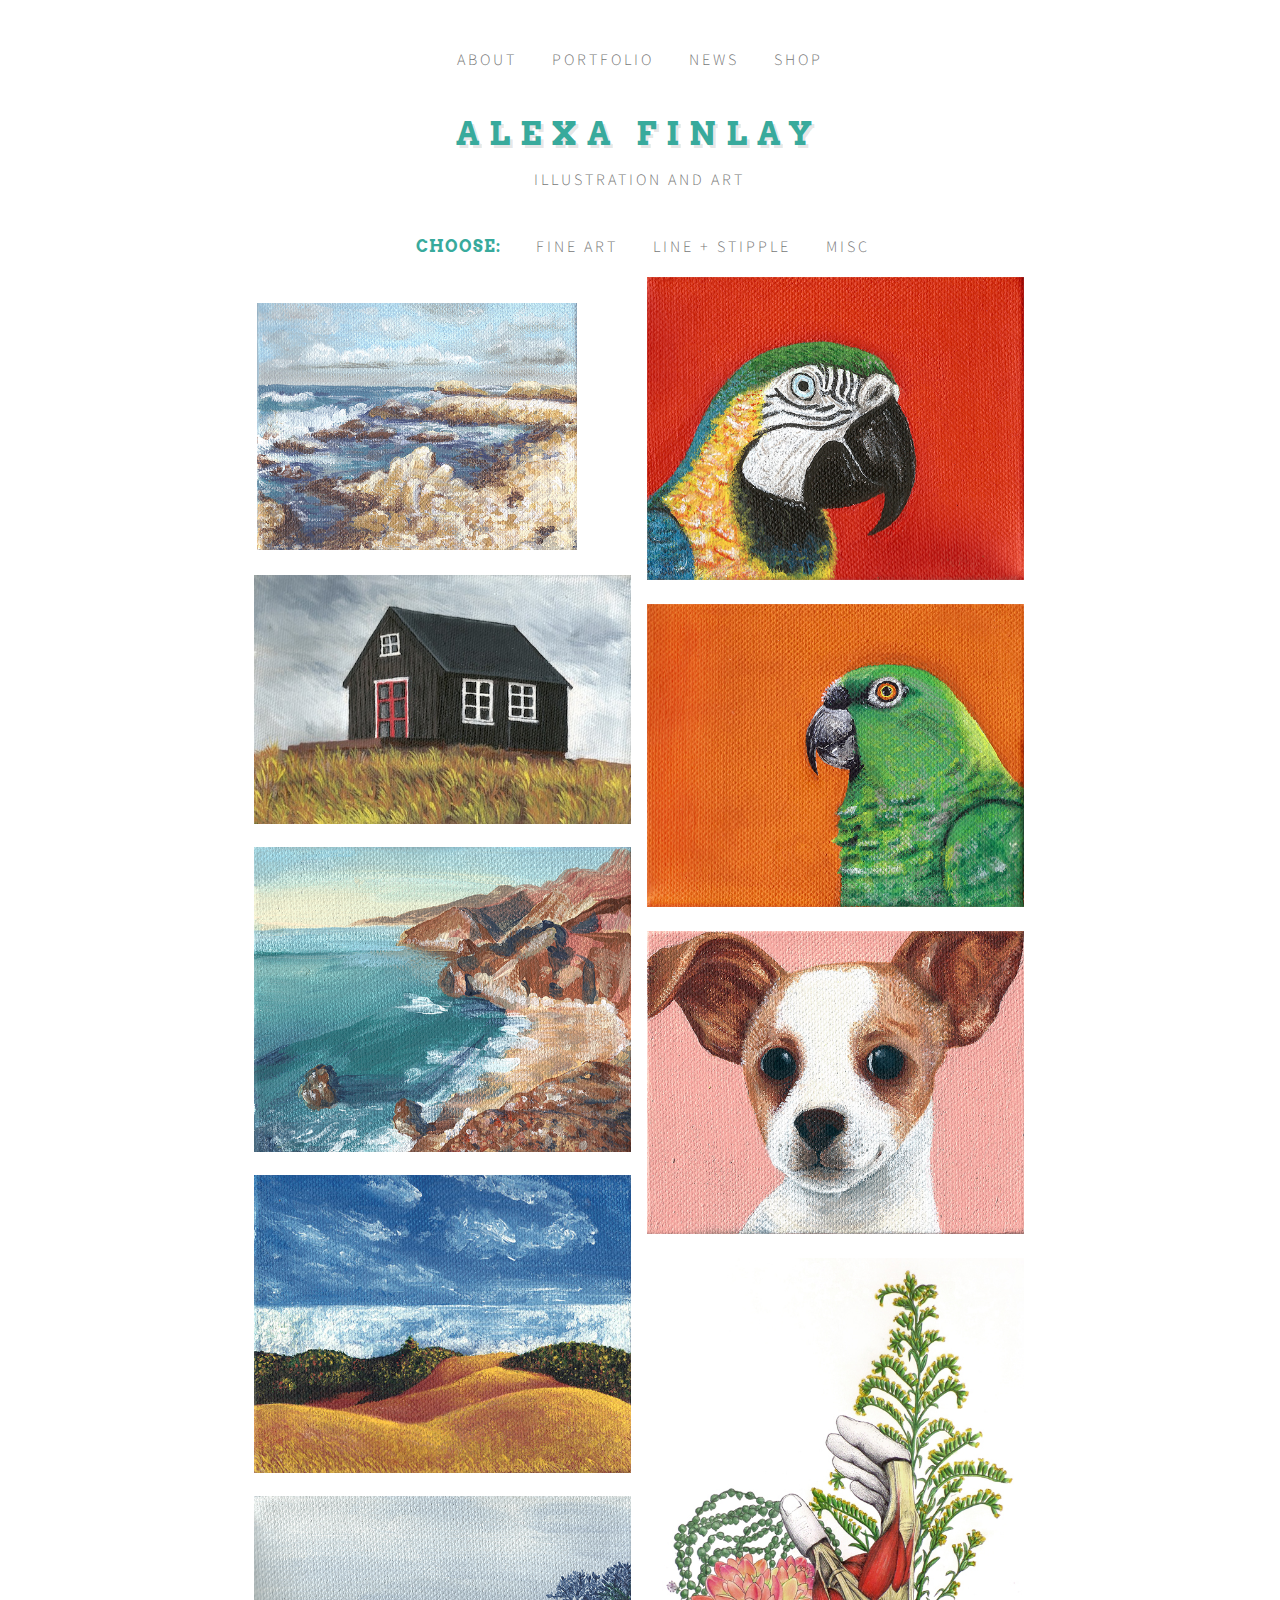
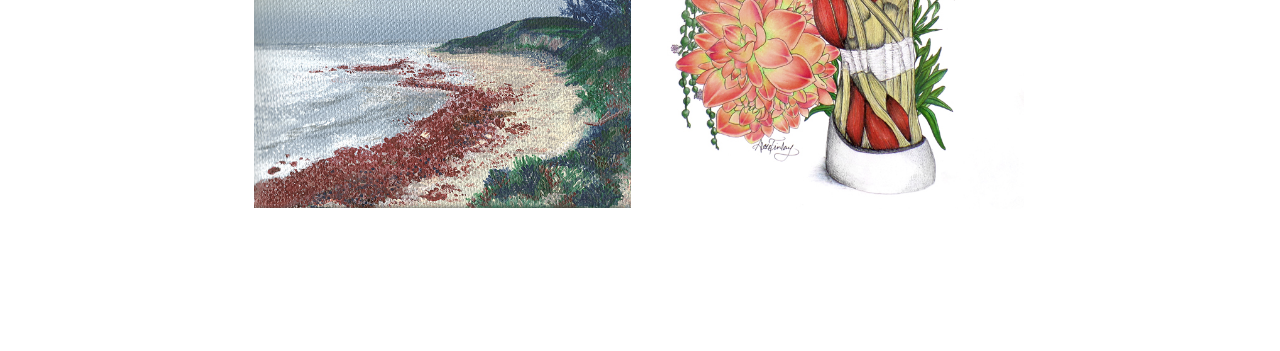
<file: test-figcaption-portfolio-fine.html>
<!DOCTYPE html>
<html lang="en">
  <head>
      
    <meta http-equiv="content-type" content="text/html; charset=utf-8" />
<meta name="viewport" content="width=device-width">
      <meta name="description" content="Website of Alexa Finlay displays her art portfolio inspired by cityscapes, natural landscapes and flora and fauna of the San Francisco Bay Area and beyond. Includes upcoming events, info about the artist and contact details." />

      <link href='http://fonts.googleapis.com/css?family=Arvo:400,600,700' rel='stylesheet' type='text/css'>
      <link href='http://fonts.googleapis.com/css?family=Source+Sans+Pro:300,400' rel='stylesheet' type='text/css'>
    
      <link rel="stylesheet" href="css/style.css">
      <link rel="stylesheet" href="css/figcaption-hover.css">
      
<script>
  (function(i,s,o,g,r,a,m){i['GoogleAnalyticsObject']=r;i[r]=i[r]||function(){
  (i[r].q=i[r].q||[]).push(arguments)},i[r].l=1*new Date();a=s.createElement(o),
  m=s.getElementsByTagName(o)[0];a.async=1;a.src=g;m.parentNode.insertBefore(a,m)
  })(window,document,'script','//www.google-analytics.com/analytics.js','ga');

  ga('create', 'UA-54459080-1', 'auto');
  ga('send', 'pageview');
</script>
      
        <title>Alexa Finlay | Illustration and Art</title>
  
    </head>
  
<body>
  
        <center>
        <nav id="nav">
            <ul>
        <li><a href="about.html"><span>About</span></a></li>                           
        <li><a href="portfolio.html"><span>Portfolio</span></a></li>
        <li><a href="news.html"><span>News</span></a></li>
<!--          <li><a href="http://blog.alexafinlay.com"><span>Blog</span></a></li> -->
        <li><a href="shop.html"><span>Shop</span></a></li>      
            </ul>

        </nav>
        </center>
      
    <header>          
      <center>
        <a href="index.html"><h1>Alexa Finlay</h1></a>
       <p>Illustration and Art</p>
      </center>
    </header>
      
    <!--
      <aside>
        <center>
        <img id="arrow-header" src="images/arrows-header-colored.png">
        </center>
      </aside>
 -->
 
<main>    

<article>
<center> 
         <div id="nav-port">
       <ul>
          <li class="choose">CHOOSE:</li>

            <li><a href="portfolio-fine.html"><span>FINE ART</span></a></li>
            <li><a href="portfolio-line.html"><span>LINE + STIPPLE</span></a></li>       
            <li><a href="portfolio-misc.html"><span>MISC</span></a></li>
      </ul>
        </div>  
    
    <figure class="two-wide">
       
            
            			<div class="grid">
					<figure class="effect-zoe">
<img src="images/MontereyNo1-16Dec2014-600x.jpg" alt="Monterey No. 1">						
                        <figcaption>
							<h2>Creative <span>Zoe</span></h2>
							<p class="description">Zoe never had the patience of her sisters. She deliberately punched the bear in his face.</p>
				
                        </figcaption>
                        </figure>

<img src="images/IcelandCabin-600x.jpg" alt="Iceland Cabin No. 1">
<img src="images/BigSurNo1-600x.jpg" alt="Big Sur No. 1">
<img src="images/GoldenHills-600x-.jpg" alt="Golden Hills Painting">
<img src="images/AnoNuevoNo1-600x.jpg" alt="Año Nuevo No. 1">
<img src="images/PetPortrait-Kato-600x.jpg" alt="Pet Painting - Kato">
<img src="images/PetPortrait-Tori-600x.jpg" alt="Pet Painting - Tori"> 
<img src="images/PetPainting-Rookie-600x.jpg" alt="Pet Painting - Rookie">
<img src="images/Photo-SucculentGoldenrodHandAnatomy-cropped-600px.jpg" alt="Anatomy">

        
<!-- <img src="images/Lion-AlexaFinlay.jpg" alt="Artwork: Lion by Alexa Finlay"> -->

          
 
    </figure>

    
</center> 
</article>

</main>

<footer>
    <!-- <a href="about.html"><p class="top">©<img src="images/finlay-mini.png" align="center"></a></p> -->
 </footer>
    
  </body>
    
</html>
</file>
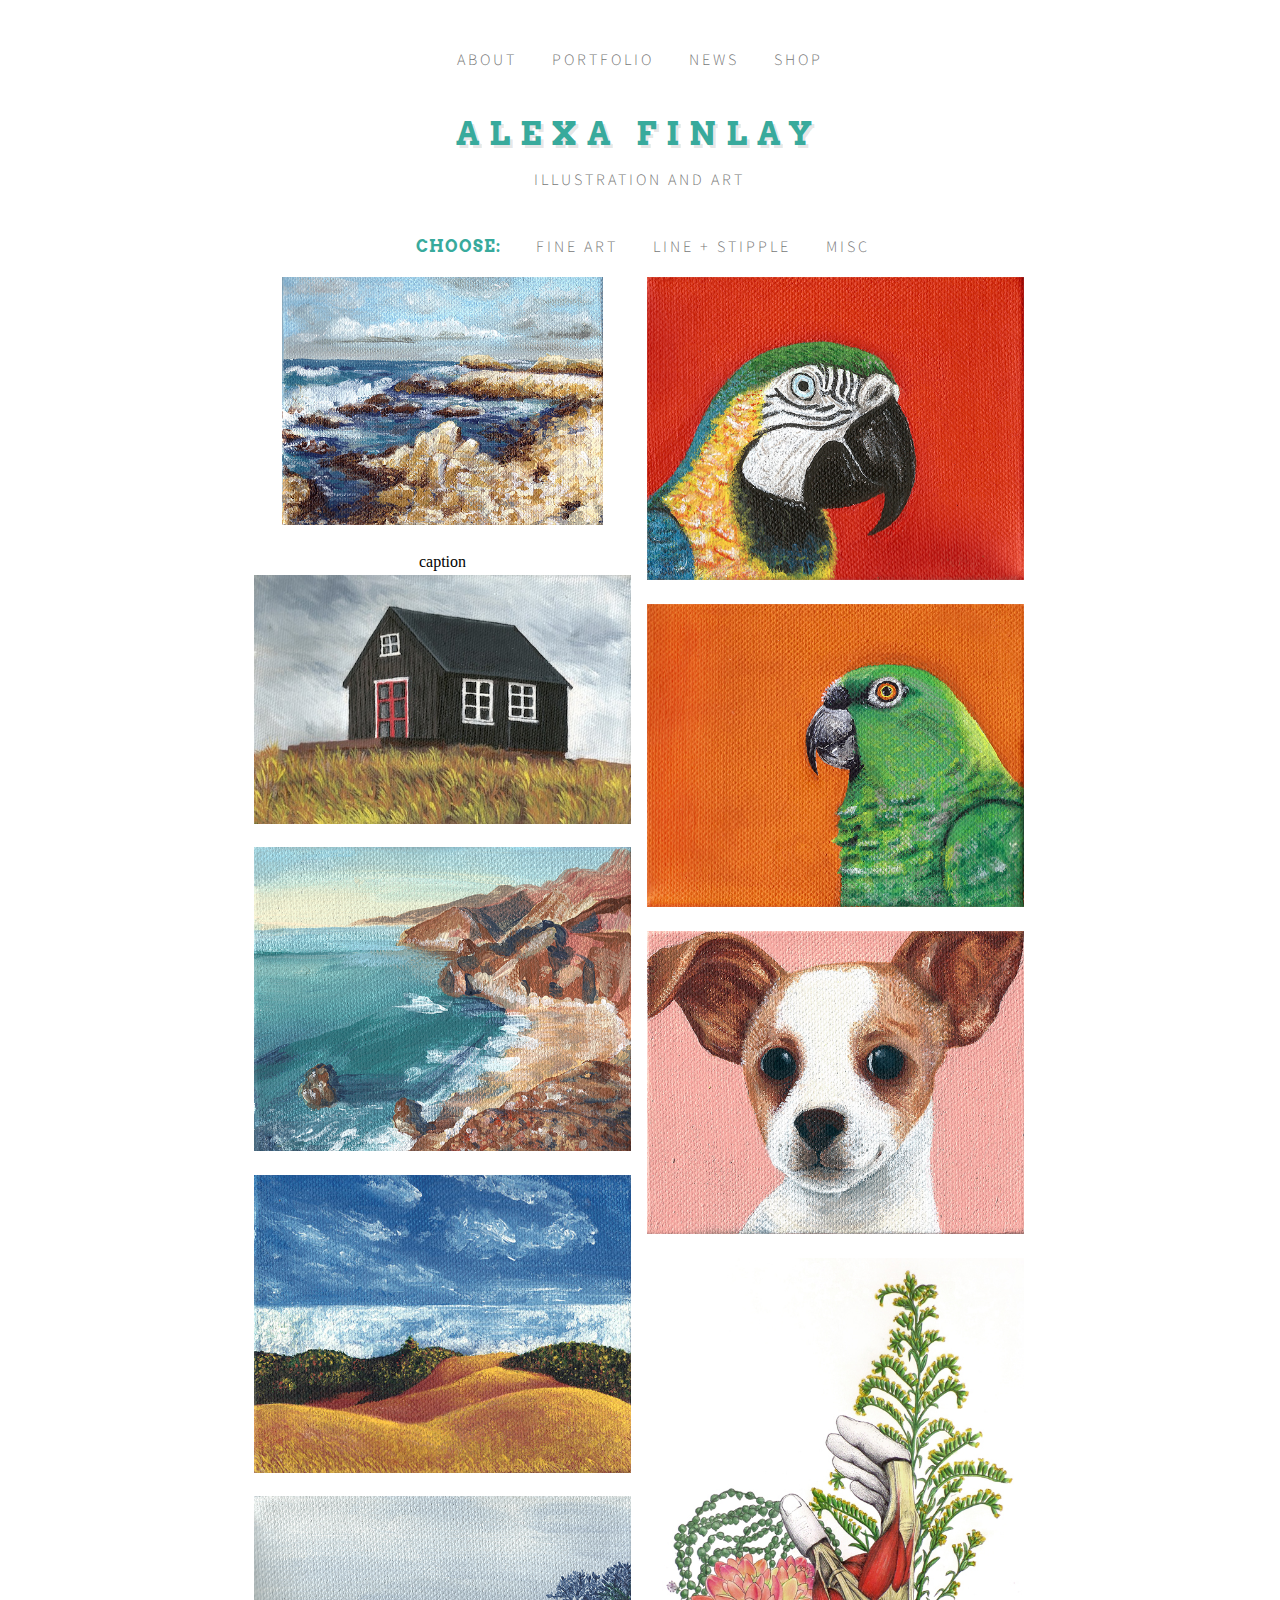
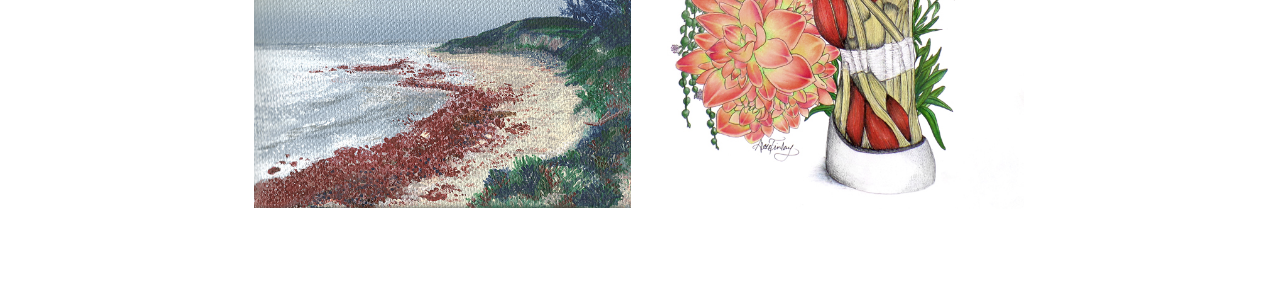
<file: test-figurecaption-slide-portfolio-fine.html>
<!DOCTYPE html>
<html lang="en">
  <head>
      
    <meta http-equiv="content-type" content="text/html; charset=utf-8" />
<meta name="viewport" content="width=device-width">
      <meta name="description" content="Website of Alexa Finlay displays her art portfolio inspired by cityscapes, natural landscapes and flora and fauna of the San Francisco Bay Area and beyond. Includes upcoming events, info about the artist and contact details." />

      <link href='http://fonts.googleapis.com/css?family=Arvo:400,600,700' rel='stylesheet' type='text/css'>
      <link href='http://fonts.googleapis.com/css?family=Source+Sans+Pro:300,400' rel='stylesheet' type='text/css'>
    
      <link rel="stylesheet" href="css/style.css">
 <!--     <link rel="stylesheet" href="css/figcaption-slide.css"> -->
      
<script>
  (function(i,s,o,g,r,a,m){i['GoogleAnalyticsObject']=r;i[r]=i[r]||function(){
  (i[r].q=i[r].q||[]).push(arguments)},i[r].l=1*new Date();a=s.createElement(o),
  m=s.getElementsByTagName(o)[0];a.async=1;a.src=g;m.parentNode.insertBefore(a,m)
  })(window,document,'script','//www.google-analytics.com/analytics.js','ga');

  ga('create', 'UA-54459080-1', 'auto');
  ga('send', 'pageview');
</script>
      
        <title>Alexa Finlay | Illustration and Art</title>
  
    </head>
  
<body>
  
        <center>
        <nav id="nav">
            <ul>
        <li><a href="about.html"><span>About</span></a></li>                           
        <li><a href="portfolio.html"><span>Portfolio</span></a></li>
        <li><a href="news.html"><span>News</span></a></li>
<!--          <li><a href="http://blog.alexafinlay.com"><span>Blog</span></a></li> -->
        <li><a href="shop.html"><span>Shop</span></a></li>      
            </ul>

        </nav>
        </center>
      
    <header>          
      <center>
        <a href="index.html"><h1>Alexa Finlay</h1></a>
       <p>Illustration and Art</p>
      </center>
    </header>
      
    <!--
      <aside>
        <center>
        <img id="arrow-header" src="images/arrows-header-colored.png">
        </center>
      </aside>
 -->
 
<main>    

<article>
<center> 
         <div id="nav-port">
       <ul>
          <li class="choose">CHOOSE:</li>

            <li><a href="portfolio-fine.html"><span>FINE ART</span></a></li>
            <li><a href="portfolio-line.html"><span>LINE + STIPPLE</span></a></li>       
            <li><a href="portfolio-misc.html"><span>MISC</span></a></li>
      </ul>
        </div>  
    
    <figure class="two-wide">
       
        <figure>
<img src="images/MontereyNo1-16Dec2014-600x.jpg" alt="Monterey No. 1">
	<figcaption class="from-left">
		caption
	</figcaption>
</figure>
        
        
						
<img src="images/IcelandCabin-600x.jpg" alt="Iceland Cabin No. 1">
<img src="images/BigSurNo1-600x.jpg" alt="Big Sur No. 1">
<img src="images/GoldenHills-600x-.jpg" alt="Golden Hills Painting">
<img src="images/AnoNuevoNo1-600x.jpg" alt="Año Nuevo No. 1">
<img src="images/PetPortrait-Kato-600x.jpg" alt="Pet Painting - Kato">
<img src="images/PetPortrait-Tori-600x.jpg" alt="Pet Painting - Tori"> 
<img src="images/PetPainting-Rookie-600x.jpg" alt="Pet Painting - Rookie">
<img src="images/Photo-SucculentGoldenrodHandAnatomy-cropped-600px.jpg" alt="Anatomy">

        
<!-- <img src="images/Lion-AlexaFinlay.jpg" alt="Artwork: Lion by Alexa Finlay"> -->

          
 
    </figure>

    
</center> 
</article>

</main>

<footer>
    <!-- <a href="about.html"><p class="top">©<img src="images/finlay-mini.png" align="center"></a></p> -->
 </footer>
    
  </body>
    
</html>
</file>
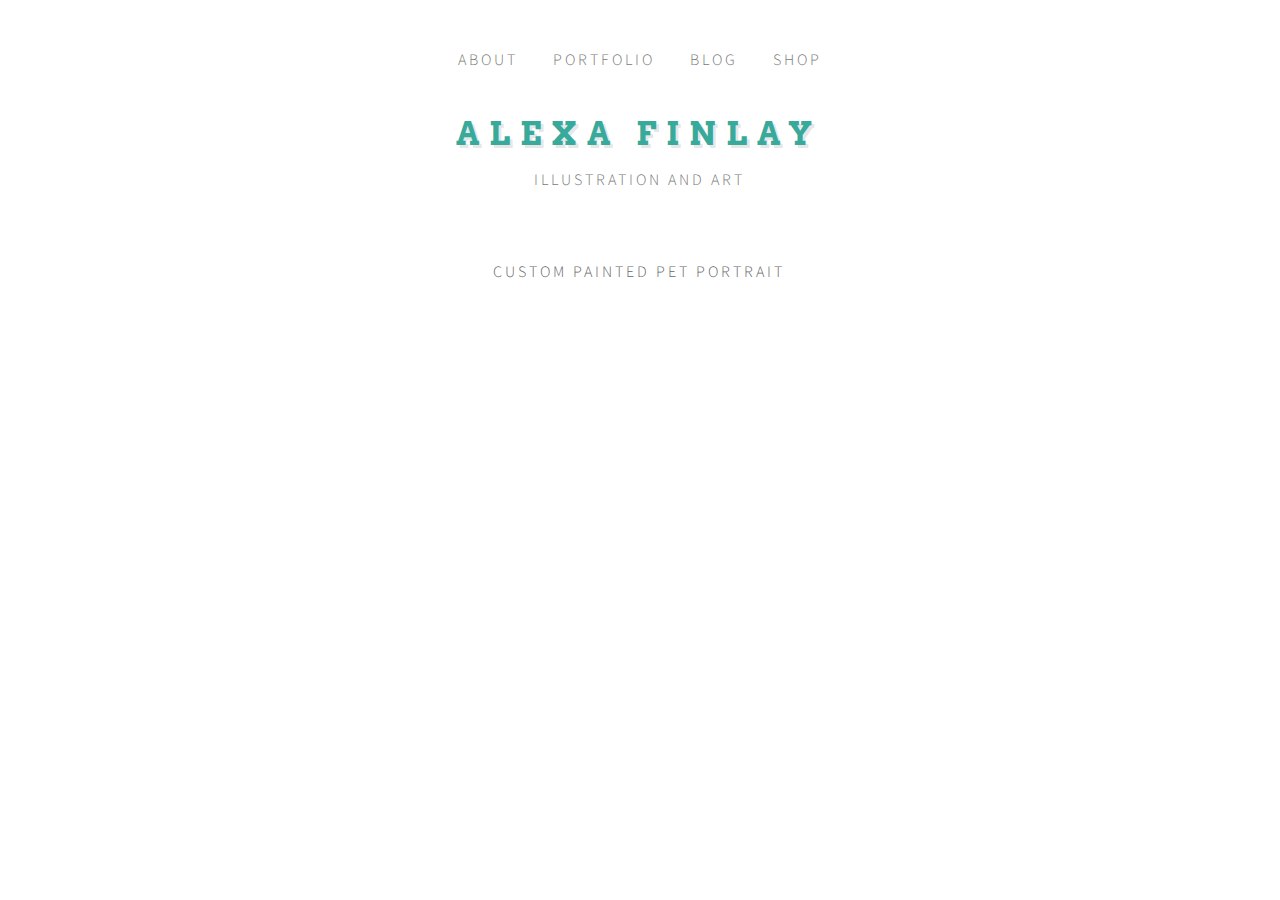
<file: test-shop-stripe-merchant-test-design.html>
<!DOCTYPE html>
<html lang="en">
  <head>
      
    <meta http-equiv="content-type" content="text/html; charset=utf-8" />
<meta name="viewport" content="width=device-width">
      <meta name="description" content="Website of Alexa Finlay displays her art portfolio inspired by cityscapes, natural landscapes and flora and fauna of the San Francisco Bay Area and beyond. Includes upcoming events, info about the artist and contact details." />

      <link href='http://fonts.googleapis.com/css?family=Arvo:400,600,700' rel='stylesheet' type='text/css'>
      <link href='http://fonts.googleapis.com/css?family=Source+Sans+Pro:300,400' rel='stylesheet' type='text/css'>
    
      <link rel="stylesheet" href="css/style.css">
      
<script type="text/javascript" src="https://js.stripe.com/v2/"></script>
<script type="text/javascript">
  // This identifies your website in the createToken call below
  Stripe.setPublishableKey('pk_test_uB7ByzfLZfO1i529adeIlPFR');
  // ...
    
    
        
    {
  id: "tok_u5dg20Gra", // String of token identifier,
  card: {...}, // Dictionary of the card used to create the token
  created: 1417738288, // Integer of date token was created
  currency: "usd", // String currency that the token was created in
  livemode: true, // Boolean of whether this token was created with a live or test API key
  object: "token", // String identifier of the type of object, always "token"
  used: false // Boolean of whether this token has been used
}
  
    
function stripeResponseHandler(status, response) {
  var $form = $('#payment-form');

    
     if (response.error) {
    // Show the errors on the form
    $form.find('.payment-errors').text(response.error.message);
    $form.find('button').prop('disabled', false);
  } else {
    // response contains id and card, which contains additional card details
    var token = response.id;
    // Insert the token into the form so it gets submitted to the server
    $form.append($('<input type="hidden" name="stripeToken" />').val(token));
    // and submit
    $form.get(0).submit();
  }
};
    
    jQuery(function($) {
  $('#payment-form').submit(function(event) {
    var $form = $(this);

    // Disable the submit button to prevent repeated clicks
    $form.find('button').prop('disabled', true);

    Stripe.card.createToken($form, stripeResponseHandler);

    // Prevent the form from submitting with the default action
    return false;
  });
});
  

 
    
    
</script>

      
      <style></style>
      
        <title>Alexa Finlay | Illustration and Art</title>
  
    </head>
  
<body>
  
        <center>
        <nav id="nav">
            <ul>
        <li><a href="about.html"><span>About</span></a></li>                           
        <li><a href="portfolio.html"><span>Portfolio</span></a></li>
             <li><a href="http://blog.alexafinlay.com"><span>Blog</span></a></li>
        <li><a href="shop.html"><span>Shop</span></a></li>      
            </ul>

        </nav>
        </center>
      
    <header>          
      <center>
        <a href="index.html"><h1>Alexa Finlay</h1></a>
        <p>Illustration and Art</p>
      </center>
    </header>
      
    <!--
      <aside>
        <center>
        <img id="arrow-header" src="images/arrows-header-colored.png">
        </center>
      </aside>
 -->
 
<main>    
    <!--   
<aside>     
    <center>
        <p class="top">LOCATIONS</p>
        </p>
    </center>
</aside>
    -->
     
    <article> 
     <center>  
        
      
         <br>
         <p class="top">
             
            Custom Painted Pet Portrait
         </p>
     
         
         
         
<form action="" method="POST">
  <script
    src="https://checkout.stripe.com/checkout.js" class="stripe-button"
    data-key="pk_test_uB7ByzfLZfO1i529adeIlPFR"
    data-amount="2000"
    data-name="Demo Site"
    data-description="Custom Pet Portrait ($105.00)"
    data-image="/128x128.png">
  </script>
</form> 
         
         <!--<figure class="one-wide">
             
         <a href="http://www.society6.com/fasdy" target="_blank"><img src="images/Society6-Items-AlexaFinlay-.jpg" height="80%" width="80%"></a>
             
         </figure>
         -->


            </center>
         </article>

</main>
          
 <footer>
    <!-- <a href="about.html"><p class="top">©<img src="images/finlay-mini.png" align="center"></a></p> -->
 </footer>
    
  </body>
    
</html>
</file>
<file: css/style.css>
body {
    line-height: 1.65em;
    background: #FFF;
    text-decoration: none;
    max-width: 925px;
    margin-left: auto;
    margin-right: auto;
	}
          
a {
    color: #777;
    text-decoration: none;
    }
     

a:hover, a:active {
        font-weight: ;
        border-bottom: 2px dotted;
    }
     


p {
 	width: 100%;
    font-family: 'Source Sans Pro', sans-serif;
    font-weight: 300;
    font-size: 1em;
    color: #777;
    line-height: normal;
}

        
.top {
	width: 100%;
    font-family: 'Source Sans Pro', sans-serif;
    text-transform: uppercase;
    font-weight: 300;
    font-size: 1em;
    letter-spacing: 3px;
    color: #666;
    }

#contact {
	width: 100%;
    font-family: 'Source Sans Pro', sans-serif;
    font-weight: 300;
    font-size: 1em;
    color: #FFF;
    text-decoration: none;
    line-height: 1.5em;
    }
          
main {
    min-height: 40vh;
    max-width: 920px;
    margin: 0px;
    padding: 0px;
    display: -webkit-flex;
    display:         flex;
    -webkit-flex-flow: row;
            flex-flow: row;
            }
 
main > aside {
    margin: 4px 4px 4px 4px;
    padding: 4px 5px 5px 5px;
    min-height: auto;
    background: #FFF;
    -webkit-flex: 1 6 20%;
            flex: 1 6 20%;
    -webkit-order: 2;
            order: 2;
            }
        
main > article {
    margin: 3px 3px 3px 3px;
    padding: 2px 2px 2px 5px;
    background: #FFF;
    -webkit-flex: 3 1 70%;
            flex: 3 1 70%;
    -webkit-order: 3;
            order: 3;
            }

header {
    display: block;
    margin: 0px 4px 4px 2px;
    padding: 0px 2px 2px 2px;
    min-height: 80px;
    background: #FFF;
    text-transform: uppercase;
    text-decoration: none;
    }

footer {
    display: block;
    margin: 0px 4px 4px 14px;
    padding: 0px 2px 2px 2px;
    min-height: 40px;
    background: #FFF;
    text-transform: uppercase;
    text-decoration: none;
    }

aside {
    display: block;
    margin: 0px 4px 4px 4px;
    padding: 0px 2px 2px 2px;
    min-height: 30px;
    background: #FFF;
    }
    
nav {
    display: block;
    margin-top: 10px;
    padding: 10px 0px 0px 0px;
    min-height: 80px;
    background: #FFF;
    text-transform: uppercase;
    }

nav > ul {
    padding-left:0px;
    }
          
  	#nav {
		align-content: center;
		top: 1em;
		width: 100%;
        font-family: 'Source Sans Pro', sans-serif;
		font-weight: 300;
		color: #777;
	    }

		#nav > ul > li {
            
			display: inline-block;
			padding-right: 1em;
            padding-left: 1em;
            text-decoration: none;
		    }
		
            #nav > ul > li > a {
                display: block;
                }
    
            #nav > ul > li > a > span {
				font-size: 1em;
                letter-spacing: 3px;
				}

header h1 {
    font-family: 'Arvo', serif;
    font-weight: 600;
    letter-spacing: 10px;
    color: #38aa9c;
    text-shadow: 0.10em 0.080em 0 rgba(0,0,0,0.1);
    text-transform: uppercase;
    background-color: #FFF;
    text-decoration: none;
    }
          		
header p {
	width: 100%;
    font-family: 'Source Sans Pro', sans-serif;
    text-transform: uppercase;
    font-weight: 300;
    font-size: 1em;
    letter-spacing: 3px;
    color: #777;
	}

#arrow-header {
 max-width:85%;
 height:auto;
}

.choose {
    font-family: 'Arvo', serif;
    font-weight: 600;
    letter-spacing: 1px;
    color: #38aa9c;

    text-transform: uppercase;
    background-color: #FFF;
    text-decoration: none;
    }

#nav-port {
    align-content: center;
    top: 2em;
	width: 100%;
    font-family: 'Source Sans Pro', sans-serif;
    font-weight: 300;
    color: #777;
    }

    #nav-port > ul > li {
        display: inline-block;
        padding-right: 2em;
        text-decoration: none;
        }
		
        #nav-port > ul > li > a > span {
            font-size: 1em;
            letter-spacing: 3px;
            }


#slidy-container { 
  width: 75%; margin: 0 auto; overflow: hidden;
}


ol.tumblr_posts {
    padding-left: none;
    list-style:none;
    padding-bottom: 15px;
}


ol {
-webkit-margin-before: 1em;
-webkit-margin-after: 1em;
-webkit-margin-start: 0px;
-webkit-margin-end: 0px;
-webkit-padding-start: 3%;
-webkit-padding-end: 3%;
}


/* -- RESPONSIVE MEDIA -- */

/* -- Desktop + Tablet screen size -- */
@media all and (max-width: 630px) {      
    header h1 {
        font-size: 2em;   
        letter-spacing: 6px;
        }
  
    main {
        -webkit-flex-flow: column;
        flex-flow: column;
        flex-direction: column;
        text-align: center;
        }

    main > aside, main > article {
        -webkit-order: 2;
        order: 3;
        padding-right: 0px;
        }
  
    main > aside, nav, header {
        min-height: 60px;
        max-height: 100px;
        }
    
    main > aside {
        min-height: 100px;
        max-height: 160px;
        padding-right: 10px; 
        padding-left: 10px;
        }
        
    #av {
        min-height: 138px;
        }

#arrow-header {
 max-width:90%;
 height:auto;
}

}

/* Mobile screen size*/
@media all and (max-width: 500px) {
    header h1 {
        font-size: 1.8em;   
        letter-spacing: 5px;
        }
      
    header p {
        font-size: .9em;
        }
    
    main > aside {
        min-height: 100px;
        max-height: 160px;
        }
    
    #av {
        min-height: 138px;   
        }

#arrow-header {
 max-width:95%;
 height:auto;
}



a:hover, a:active {
        border-bottom: none;
     }

        #slidy-container { 
  width: 90%; 
  margin: 0 auto; 
  overflow: hidden;
}

ol.tumblr_posts img {
    padding-left: none;
    list-style:none;
    padding-bottom: 15px;
    max-width: 90%;
}



}

/* ------ END Site Responsive ------ */

/* ---- PORTFOLIO ---- */

    figure { 
        width:85%;
        margin:0 auto; 
        }

    figure img {
        max-width:100%;
        margin-bottom:15px; 
        }

/* -- Large screen size -- */ 
    .three-wide {  
        -webkit-column-count: 3;  -webkit-column-gap: 15px;
        -moz-column-count: 3;     -moz-column-gap: 15px;
        column-count: 3;          column-gap: 15px;  
        }

    .two-wide {
        -webkit-column-count: 2;  -webkit-column-gap: 15px;
        -moz-column-count: 2;     -moz-column-gap: 15px;
        column-count: 2;          column-gap: 15px;  
        }

    .one-wide {
        -webkit-column-count: 1;  -webkit-column-gap: 15px;
        -moz-column-count: 1;     -moz-column-gap: 15px;
        column-count: 1;          column-gap: 15px;  
        }
    }


/* -- Desktop screen size -- */
@media all and (max-width: 1100px) {
    .three-wide { 
        -webkit-column-count: 3;  -webkit-column-gap: 15px;
        -moz-column-count: 3;     -moz-column-gap: 15px;
        column-count: 3;          column-gap: 15px;  
        }

    .two-wide { 
        -webkit-column-count: 2;  -webkit-column-gap: 15px;
        -moz-column-count: 2;     -moz-column-gap: 15px;
        column-count: 2;          column-gap: 15px;  
        }
    
    .one-wide { 
        -webkit-column-count: 1;  -webkit-column-gap: 15px;
        -moz-column-count: 1;     -moz-column-gap: 15px;
        column-count: 1;          column-gap: 15px;  
        }
    
    figure {
        width:95%;
        }
}
          
/* -- Small Tablet screen size -- */
@media all and (max-width: 800px) {
    .three-wide { 
        -webkit-column-count: 3;  -webkit-column-gap: 15px;
        -moz-column-count: 3;     -moz-column-gap: 15px;
        column-count: 3;          column-gap: 15px;  
        }
    
     .two-wide { 
        -webkit-column-count: 2;  -webkit-column-gap: 15px;
        -moz-column-count: 2;     -moz-column-gap: 15px;
        column-count: 2;          column-gap: 15px;  
        }
    
   .one-wide { 
        -webkit-column-count: 1;  -webkit-column-gap: 15px;
        -moz-column-count: 1;     -moz-column-gap: 15px;
        column-count: 1;          column-gap: 15px;  
        }
    
    figure {
        width:95%;
        }
    
    #slidy-container { 
  width: 85%; margin: 0 auto; overflow: hidden;
}
    
}

/* -- Smallest Tablet screen size -- */


/* @media all and (max-width: 630px) {
    .one-wide { 
        -webkit-column-count: 2;  -webkit-column-gap: 15px;
        -moz-column-count: 2;     -moz-column-gap: 15px;
        column-count: 2;          column-gap: 15px;  
        }  */

/* Mobile screen size*/
@media all and (max-width: 480px) {
          
  /*	#nav {
		align-content: center;
		top: 1em;
		width: 100%;
        font-family: 'Source Sans Pro', sans-serif;
		font-weight: 300;
		color: #777;

        padding-bottom: 1em;
	    }

		#nav > ul > li {
		display: block; 
			padding-right: 1em;
            padding-left: 1em;
            padding-bottom: .3em;
            text-decoration: none;
		    }
		
            #nav > ul > li > a {
                display: block;
                }
    
            #nav > ul > li > a > span {
				font-size: 1em;
                letter-spacing: 3px;
				}
    */
    
    .three-wide { 
        -webkit-column-count: 1;  -webkit-column-gap: 0px;
        -moz-column-count: 1;     -moz-column-gap: 0px;
        column-count: 1;          column-gap: 0px;  
        }
    
    .two-wide { 
        -webkit-column-count: 1;  -webkit-column-gap: 0px;
        -moz-column-count: 1;     -moz-column-gap: 0px;
        column-count: 1;          column-gap: 0px;  
        }
    
    .one-wide { 
        -webkit-column-count: 1;  -webkit-column-gap: 0px;
        -moz-column-count: 1;     -moz-column-gap: 0px;
        column-count: 1;          column-gap: 0px;  
        }
    
    figure {
        width:98%;
        }
  
    figure img {
        width:100%;
        max-height: inherit;
        }
    
    #slidy-container { 
  width: 98%; margin: 0 auto; overflow: hidden;
}
}
    
/*---- END Portfolio ----*/
</file>
<file: expandable-image-gallery/css/style.css>
/* -------------------------------- 

Primary style

-------------------------------- */
*, *::after, *::before {
  -webkit-box-sizing: border-box;
  -moz-box-sizing: border-box;
  box-sizing: border-box; }

html {
  font-size: 62.5%; }

body {
  font-size: 1.6rem;
  font-family: "PT Sans", sans-serif;
  color: #262626;
  background-color: #f5f4f3; }

a {
  color: #f42e4e;
  text-decoration: none; }

img {
  max-width: 100%; }

/* -------------------------------- 

Main Components 

-------------------------------- */
header {
  height: 170px;
  line-height: 170px;
  text-align: center;
  background: #513e5d;
  -webkit-font-smoothing: antialiased;
  -moz-osx-font-smoothing: grayscale; }
  header h1 {
    font-size: 2rem;
    color: #ffffff; }
  @media only screen and (min-width: 768px) {
    header {
      height: 200px;
      line-height: 200px; }
      header h1 {
        font-size: 2.6rem; } }

.cd-single-item {
  position: relative;
  background: #ffffff; }

.cd-slider-wrapper {
  position: relative;
  z-index: 1;
  -webkit-transition: width 0.4s;
  -moz-transition: width 0.4s;
  transition: width 0.4s;
  /* Force Hardware Acceleration in WebKit */
  -webkit-transform: translateZ(0);
  -moz-transform: translateZ(0);
  -ms-transform: translateZ(0);
  -o-transform: translateZ(0);
  transform: translateZ(0);
  -webkit-backface-visibility: hidden;
  backface-visibility: hidden;
  will-change: width; }
  @media only screen and (min-width: 1024px) {
    .cd-slider-wrapper {
      width: 50%; }
      .cd-slider-active .cd-slider-wrapper {
        width: 100%; } }

.cd-slider {
  position: relative;
  z-index: 1;
  overflow: hidden; }
  .cd-slider::before {
    /* never visible - this is used in jQuery to check the current MQ */
    content: 'mobile';
    display: none; }
  .cd-slider li {
    position: absolute;
    top: 0;
    left: 0;
    z-index: 1;
    height: 100%;
    width: 100%;
    -webkit-transform: translateX(100%);
    -moz-transform: translateX(100%);
    -ms-transform: translateX(100%);
    -o-transform: translateX(100%);
    transform: translateX(100%);
    -webkit-transition: -webkit-transform 0.3s;
    -moz-transition: -moz-transform 0.3s;
    transition: transform 0.3s; }
    .cd-slider li img {
      display: block;
      width: 100%; }
    .cd-slider li.selected {
      position: relative;
      z-index: 2;
      -webkit-transform: translateX(0);
      -moz-transform: translateX(0);
      -ms-transform: translateX(0);
      -o-transform: translateX(0);
      transform: translateX(0); }
    .cd-slider li.move-left {
      -webkit-transform: translateX(-100%);
      -moz-transform: translateX(-100%);
      -ms-transform: translateX(-100%);
      -o-transform: translateX(-100%);
      transform: translateX(-100%); }
  @media only screen and (min-width: 1024px) {
    .cd-slider {
      cursor: pointer; }
      .cd-slider::before {
        /* never visible - this is used in jQuery to check the current MQ */
        content: 'desktop'; }
      .cd-slider::after {
        /* slider cover layer - to indicate the image is clickable */
        content: '';
        display: block;
        position: absolute;
        top: 0;
        left: 0;
        height: 100%;
        width: 100%;
        background: rgba(81, 62, 93, 0.4) url("../img/cd-icon-zoom.svg") no-repeat center center;
        /* size of the icon */
        background-size: 48px;
        opacity: 0;
        z-index: 4;
        -webkit-transition: opacity 0.2s;
        -moz-transition: opacity 0.2s;
        transition: opacity 0.2s; }
      .no-touch .cd-slider:hover::after {
        opacity: 1; }
      .cd-slider-active .cd-slider {
        cursor: auto; }
        .cd-slider-active .cd-slider::after {
          display: none; } }

@media only screen and (min-width: 1024px) {
  .cd-slider-navigation li, .cd-slider-pagination {
    opacity: 0;
    visibility: hidden;
    -webkit-transition: opacity 0.4s 0s, visibility 0s 0.4s;
    -moz-transition: opacity 0.4s 0s, visibility 0s 0.4s;
    transition: opacity 0.4s 0s, visibility 0s 0.4s; }
    .cd-slider-active .cd-slider-navigation li, .cd-slider-active .cd-slider-pagination {
      opacity: 1;
      visibility: visible;
      -webkit-transition: opacity 0.4s 0.4s, visibility 0s 0.4s;
      -moz-transition: opacity 0.4s 0.4s, visibility 0s 0.4s;
      transition: opacity 0.4s 0.4s, visibility 0s 0.4s; } }
.cd-slider-navigation li {
  position: absolute;
  z-index: 2;
  top: 50%;
  bottom: auto;
  -webkit-transform: translateY(-50%);
  -moz-transform: translateY(-50%);
  -ms-transform: translateY(-50%);
  -o-transform: translateY(-50%);
  transform: translateY(-50%); }
  .cd-slider-navigation li:first-of-type {
    left: 10px; }
  .cd-slider-navigation li:last-of-type {
    right: 10px; }
  .cd-slider-navigation li a {
    display: block;
    width: 48px;
    height: 48px;
    background: url("../img/cd-icon-arrow.svg") no-repeat center center;
    -webkit-transition: opacity 0.2s 0s, visibility 0s 0s;
    -moz-transition: opacity 0.2s 0s, visibility 0s 0s;
    transition: opacity 0.2s 0s, visibility 0s 0s;
    /* image replacement */
    overflow: hidden;
    text-indent: 100%;
    white-space: nowrap; }
    .cd-slider-navigation li a.inactive {
      opacity: 0;
      visibility: hidden;
      -webkit-transition: opacity 0.2s 0s, visibility 0s 0.2s;
      -moz-transition: opacity 0.2s 0s, visibility 0s 0.2s;
      transition: opacity 0.2s 0s, visibility 0s 0.2s; }
    .no-touch .cd-slider-navigation li a:hover {
      opacity: .7; }
  .cd-slider-navigation li:first-of-type a {
    -webkit-transform: rotate(180deg);
    -moz-transform: rotate(180deg);
    -ms-transform: rotate(180deg);
    -o-transform: rotate(180deg);
    transform: rotate(180deg); }
  @media only screen and (min-width: 1024px) {
    .cd-slider-navigation li:first-child {
      left: 30px; }
    .cd-slider-navigation li:last-child {
      right: 30px; } }

.cd-slider-pagination {
  /* you won't see this element in the html but it will be created using jQuery */
  position: absolute;
  z-index: 2;
  bottom: 30px;
  left: 50%;
  right: auto;
  -webkit-transform: translateX(-50%);
  -moz-transform: translateX(-50%);
  -ms-transform: translateX(-50%);
  -o-transform: translateX(-50%);
  transform: translateX(-50%);
  visibility: hidden; }
  .cd-slider-pagination:after {
    content: "";
    display: table;
    clear: both; }
  .touch .cd-slider-pagination {
    visibility: hidden; }
  .cd-slider-pagination li {
    display: inline-block;
    float: left;
    margin: 0 5px; }
    .cd-slider-pagination li.selected a {
      background: #f5f4f3; }
  .cd-slider-pagination a {
    display: block;
    height: 12px;
    width: 12px;
    border-radius: 50%;
    border: 1px solid #f5f4f3;
    /* fix a bug in IE9/10 - transparent anchor not clickable */
    background-color: rgba(255, 255, 255, 0);
    /* image replacement */
    overflow: hidden;
    text-indent: 100%;
    white-space: nowrap; }

.cd-slider-wrapper .cd-close {
  display: none;
  position: absolute;
  z-index: 2;
  top: 30px;
  right: 30px;
  width: 48px;
  height: 48px;
  background: url("../img/cd-icon-close.svg") no-repeat center center;
  /* image replacement */
  overflow: hidden;
  text-indent: 100%;
  white-space: nowrap;
  visibility: hidden;
  opacity: 0;
  -webkit-transition: -webkit-transform 0.3s 0s, visibility 0s 0.4s;
  -moz-transition: -moz-transform 0.3s 0s, visibility 0s 0.4s;
  transition: transform 0.3s 0s, visibility 0s 0.4s; }
  .cd-slider-active .cd-slider-wrapper .cd-close {
    visibility: visible;
    opacity: 1;
    -webkit-transition: -webkit-transform 0.3s 0s, visibility 0s 0s, opacity 0.4s 0.4s;
    -moz-transition: -moz-transform 0.3s 0s, visibility 0s 0s, opacity 0.4s 0.4s;
    transition: transform 0.3s 0s, visibility 0s 0s, opacity 0.4s 0.4s; }
  .no-touch .cd-slider-active .cd-slider-wrapper .cd-close:hover {
    -webkit-transform: scale(1.2);
    -moz-transform: scale(1.2);
    -ms-transform: scale(1.2);
    -o-transform: scale(1.2);
    transform: scale(1.2); }
  @media only screen and (min-width: 1024px) {
    .cd-slider-wrapper .cd-close {
      display: block; } }

.cd-item-info {
  padding: 50px 5%; }
  .cd-item-info h2, .cd-item-info p {
    max-width: 480px; }
  .cd-item-info h2 {
    font-size: 2.4rem;
    font-weight: bold; }
  .cd-item-info p {
    line-height: 1.6;
    margin: 1em 0;
    color: #666666; }
  .cd-item-info .add-to-cart {
    -webkit-appearance: none;
    -moz-appearance: none;
    -ms-appearance: none;
    -o-appearance: none;
    appearance: none;
    border: none;
    padding: .8em 1.6em;
    background-color: #f42e4e;
    color: #ffffff;
    -webkit-font-smoothing: antialiased;
    -moz-osx-font-smoothing: grayscale;
    font-family: "PT Sans", sans-serif;
    font-size: 1.6rem;
    font-weight: bold;
    cursor: pointer;
    border-radius: 4px; }
  @media only screen and (min-width: 1024px) {
    .cd-item-info {
      position: absolute;
      width: 50%;
      top: 0;
      right: 0;
      padding: 60px 60px 0;
      margin: 0; } }

.cd-content p {
  width: 90%;
  max-width: 768px;
  padding: 4em 0;
  margin: 0 auto;
  color: #afa8a0;
  line-height: 1.8; }
</file>
<file: css/figcaption-hover.css>
.grid {
	position: relative;
	margin: 0 auto;
	padding: 1em 0 4em;
	max-width: 1000px;
	list-style: none;
	text-align: center;
}

/* Common style */
.grid figure {
	position: relative;
	float: left;
	overflow: hidden;
	margin: 10px 1%;
	min-width: 320px;
	max-width: 480px;
	max-height: 360px;
	width: 48%;
	text-align: center;
	cursor: pointer;
}

.grid figure img {
	position: relative;
	display: block;
	min-height: 100%;
	max-width: 100%;
	opacity: 0.8;
}

.grid figure figcaption {
	padding: 2em;
	color: #fff;
	text-transform: uppercase;
	font-size: 1.25em;
	-webkit-backface-visibility: hidden;
	backface-visibility: hidden;
}

.grid figure figcaption::before,
.grid figure figcaption::after {
	pointer-events: none;
}

.grid figure figcaption,
.grid figure figcaption > a {
	position: absolute;
	top: 0;
	left: 0;
	width: 100%;
	height: 100%;
}

/* Anchor will cover the whole item by default */
/* For some effects it will show as a button */
.grid figure figcaption > a {
	z-index: 1000;
	text-indent: 200%;
	white-space: nowrap;
	font-size: 0;
	opacity: 0;
}

.grid figure h2 {
	word-spacing: -0.15em;
	font-weight: 300;
}

.grid figure h2 span {
	font-weight: 800;
}

.grid figure h2,
.grid figure p {
	margin: 0;
}

.grid figure p {
	letter-spacing: 1px;
	font-size: 68.5%;
}

/* Individual effects */

/*---------------*/
/***** Zoe *****/
/*---------------*/

figure.effect-zoe figcaption {
	top: auto;
	bottom: 0;
	padding: 1em;
	height: 3.75em;
	background: #fff;
	color: #3c4a50;
	-webkit-transition: -webkit-transform 0.35s;
	transition: transform 0.35s;
	-webkit-transform: translate3d(0,100%,0);
	transform: translate3d(0,100%,0);
}

figure.effect-zoe h2 {
	float: left;
}

figure.effect-zoe p.icon-links a {
	float: right;
	color: #3c4a50;
	font-size: 1.4em;
}

figure.effect-zoe:hover p.icon-links a:hover,
figure.effect-zoe:hover p.icon-links a:focus {
	color: #252d31;
}

figure.effect-zoe p.description {
	position: absolute;
	bottom: 8em;
	padding: 2em;
	color: #fff;
	text-transform: none;
	font-size: 90%;
	opacity: 0;
	-webkit-transition: opacity 0.35s;
	transition: opacity 0.35s;
	-webkit-backface-visibility: hidden; /* Fix for Chrome 37.0.2062.120 (Mac) */
}

figure.effect-zoe h2,
figure.effect-zoe p.icon-links a {
	-webkit-transition: -webkit-transform 0.35s;
	transition: transform 0.35s;
	-webkit-transform: translate3d(0,200%,0);
	transform: translate3d(0,200%,0);
}

figure.effect-zoe p.icon-links a span::before {
	display: inline-block;
	padding: 8px 10px;
	font-family: 'feathericons';
	speak: none;
	-webkit-font-smoothing: antialiased;
	-moz-osx-font-smoothing: grayscale;
}

.icon-eye::before {
	content: '\e000';
}

.icon-paper-clip::before {
	content: '\e001';
}

.icon-heart::before {
	content: '\e024';
}

figure.effect-zoe h2 {
	display: inline-block;
}

figure.effect-zoe:hover p.description {
	opacity: 1;
}

figure.effect-zoe:hover figcaption,
figure.effect-zoe:hover h2,
figure.effect-zoe:hover p.icon-links a {
	-webkit-transform: translate3d(0,0,0);
	transform: translate3d(0,0,0);
}

figure.effect-zoe:hover h2 {
	-webkit-transition-delay: 0.05s;
	transition-delay: 0.05s;
}

figure.effect-zoe:hover p.icon-links a:nth-child(3) {
	-webkit-transition-delay: 0.1s;
	transition-delay: 0.1s;
}

figure.effect-zoe:hover p.icon-links a:nth-child(2) {
	-webkit-transition-delay: 0.15s;
	transition-delay: 0.15s;
}

figure.effect-zoe:hover p.icon-links a:first-child {
	-webkit-transition-delay: 0.2s;
	transition-delay: 0.2s;
}
</file>
<file: css/figcaption-slide.css>
figure { 
  display: block; 
  position: relative; 
  float: left; 
  overflow: hidden; 
  margin: 0 20px 20px 0;
}
figcaption { 
  position: absolute; 
  background: rgba(0,0,0,0.75); 
  color: white; 
  padding: 10px 20px; 
  opacity: 0;
  -webkit-transition: all 0.6s ease;
  -moz-transition:    all 0.6s ease;
  -o-transition:      all 0.6s ease;
}
figure:hover figcaption {
  opacity: 1;
}
figure:before { 
  content: "i"; 
  position: absolute; 
  font-weight: 800; 
  background: rgba(255,255,255,0.75); 
  text-shadow: 0 0 5px white;
  color: black;
  width: 24px;
  height: 24px;
  -webkit-border-radius: 52px;
  -moz-border-radius:    52px;
  border-radius:         52px;
  text-align: center;
  font-size: 14px;
  line-height: 24px;
  -moz-transition: all 0.6s ease;
  opacity: 0.75;	
}
figure:hover:before {
  opacity: 0;
}

.cap-left:before {  bottom: 10px; left: 10px; }
.cap-left figcaption { bottom: 0; left: -30%; }
.cap-left:hover figcaption { left: 0; }

.cap-right:before { bottom: 10px; right: 10px; }
.cap-right figcaption { bottom: 0; right: -30%; }
.cap-right:hover figcaption { right: 0; }

.cap-top:before { top: 10px; left: 10px; }
.cap-top figcaption { left: 0; top: -30%; }
.cap-top:hover figcaption { top: 0; }

.cap-bot:before { bottom: 10px; left: 10px; }
.cap-bot figcaption { left: 0; bottom: -30%;}
.cap-bot:hover figcaption { bottom: 0; }
</file>
